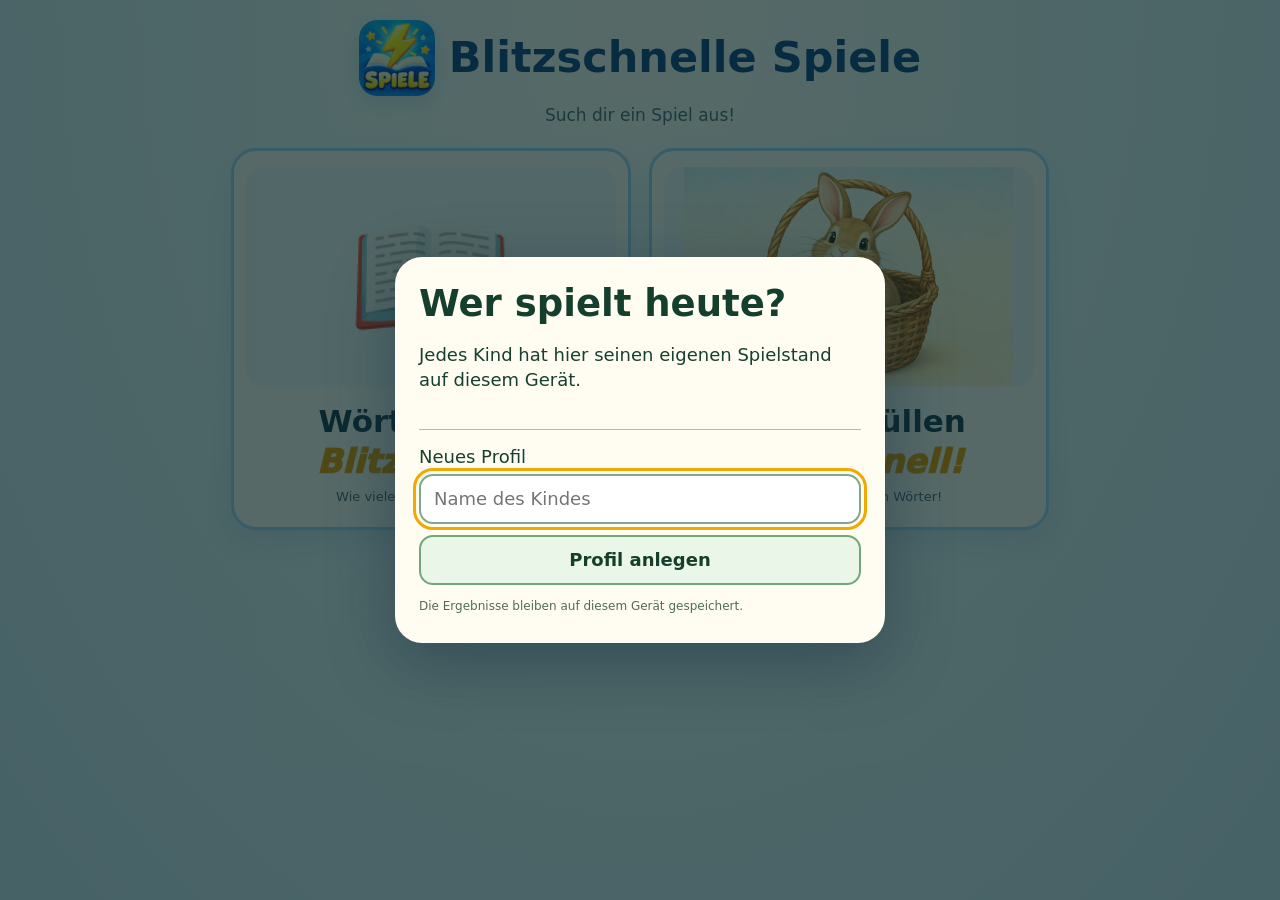
<file: index.html>
<!doctype html><html lang="de"><head><meta charset="utf-8"><meta name="viewport" content="width=device-width,initial-scale=1,viewport-fit=cover"><meta name="theme-color" content="#087fef"><meta name="apple-mobile-web-app-capable" content="yes"><link rel="manifest" href="./manifest.webmanifest?version=6"><link rel="icon" href="./icons/icon-192.png?v=6"><link rel="apple-touch-icon" href="./icons/icon-192.png?v=6"><title>Blitzschnelle Spiele</title><style>

:root{font-family:system-ui,-apple-system,'Segoe UI',sans-serif;color:#183753;background:#e6f5ff}*{box-sizing:border-box}body{margin:0;min-height:100dvh;background:radial-gradient(ellipse at 50% 0%,#fff 4%,#e6f7ff 50%,#cfe9ff 100%)}.shell{max-width:850px;margin:auto;padding:20px 16px 35px;text-align:center}.brand{display:flex;justify-content:center;gap:14px;align-items:center}.brand img{width:76px;height:76px;border-radius:18px;box-shadow:0 6px 17px #13437b22}h1{font-size:clamp(29px,5vw,43px);margin:0;line-height:1.15;color:#0b4089}.subtitle{font-size:17px;margin:9px auto 23px;color:#496a7c}.profile{display:flex;flex-wrap:wrap;align-items:center;justify-content:center;gap:9px;margin:10px auto 23px;padding:10px;border-radius:16px;background:#ffffffc9;border:1px solid #bfdcec;max-width:590px}.profile strong{font-size:15px}.profile button,.profile select,.profile input{font:inherit;border:1px solid #b4d1e2;border-radius:12px;padding:9px 12px;background:white;color:#174666;min-height:43px}.profile button{background:#d9f0ff;font-weight:750;cursor:pointer}.profile label{font-size:14px}.profile select{max-width:100%;min-width:160px}.profile form{display:flex;gap:6px;justify-content:center;flex-wrap:wrap}.profile input{width:min(220px,100%)}.profile .small{font-size:12px;color:#5f6f79;flex-basis:100%}.cards{display:grid;grid-template-columns:repeat(2,minmax(0,1fr));gap:18px}.game-card{display:flex;flex-direction:column;align-items:center;text-decoration:none;color:inherit;border:3px solid #a1d6ff;border-radius:25px;background:white;padding:16px 12px 23px;box-shadow:0 12px 29px #2d6ea91e;cursor:pointer;transition:transform .18s,border-color .18s;min-width:0}.game-card:hover,.game-card:focus-visible{transform:translateY(-3px);border-color:#1386ef;outline:none}.card-img{height:clamp(125px,20vw,220px);width:100%;display:flex;align-items:center;justify-content:center;overflow:hidden;background:#f1f9ff;border-radius:19px}.card-img img{width:100%;height:100%;object-fit:contain}.card-img .book{font-size:clamp(72px,12vw,135px);line-height:1}.game-card h2{font-size:clamp(20px,3.8vw,31px);margin:16px 0 3px}.flash{font-size:clamp(22px,4vw,33px);font-weight:950;font-style:italic;color:#ef9c00;text-shadow:0 1px 0 #85590024}.hint{font-size:13px;color:#486377;margin-top:8px}.note{font-size:13px;color:#466478;margin:22px 0 0}.error{color:#ae3333;min-height:21px;font-size:13px}a:focus-visible,button:focus-visible,input:focus-visible,select:focus-visible{outline:3px solid #f1a800;outline-offset:3px}@media(max-width:560px){.shell{padding:16px 11px}.brand img{width:57px;height:57px}.cards{gap:10px}.game-card{padding:8px 7px 18px;border-radius:17px}.card-img{height:150px}.game-card h2{font-size:clamp(17px,5vw,23px)}.flash{font-size:clamp(18px,5.4vw,24px)}.hint{font-size:12px}.profile{margin-bottom:14px}}


/* Neue Profilwahl: wie die ruhige Profilauswahl der großen Spielesammlung. */
[hidden]{display:none!important}
body.chooser-open{overflow:hidden}
.profile{display:flex;align-items:center;justify-content:space-between;flex-wrap:wrap;gap:10px;max-width:760px;margin:6px auto 16px;padding:13px 17px;text-align:left;border:1px solid #b6d8e9;background:#ffffffdc;border-radius:18px}
.profile-info{display:flex;align-items:center;gap:9px;flex-wrap:wrap;font-size:15px;color:#305672}
.profile-name{font-size:19px;font-weight:850;color:#0b4089}
#change{font:inherit;background:#e6f4ff;color:#164a76;border:1.5px solid #a8d1ed;border-radius:13px;min-height:44px;padding:9px 14px;font-weight:760;cursor:pointer}
.chooser-backdrop{position:fixed;inset:0;z-index:150;background:rgba(7,34,32,.68);display:flex;align-items:center;justify-content:center;padding:20px 15px;overscroll-behavior:contain}
.chooser-dialog{width:min(100%,490px);max-height:min(88dvh,810px);overflow:auto;background:#fffdf2;border-radius:27px;padding:26px 24px 28px;box-shadow:0 18px 65px #102e4175;text-align:left;color:#183f30}
.chooser-dialog h2{font-size:clamp(27px,6.5vw,37px);line-height:1.15;margin:0 0 16px;color:#153e2c}
.chooser-dialog p{font-size:clamp(15px,3.7vw,18px);line-height:1.42;margin:0 0 18px}
.profile-choices{display:grid;gap:9px}
.profile-choices button{min-height:52px;text-align:center;font-size:18px;font-weight:780;border-radius:14px;border:2px solid #74a67e;background:#eaf6e7;padding:11px 12px;color:#133f2a;cursor:pointer;overflow-wrap:anywhere}
.profile-choices button:hover,.profile-choices button:focus-visible{background:#d8ecd6;border-color:#326d51}
.new-profile{border-top:1px solid #a3c49f;margin-top:18px;padding-top:16px}
.new-profile label{display:block;font-size:18px;margin-bottom:7px}
.new-profile input,.new-profile button{font:inherit;width:100%;border-radius:14px;min-height:50px;padding:9px 13px}
.new-profile input{background:white;border:2px solid #83a78a;font-size:18px}
.new-profile button{background:#eaf6e7;color:#153f2a;border:2px solid #74a67e;font-size:18px;font-weight:800;margin-top:11px;cursor:pointer}
.chooser-dialog .error{min-height:0;margin:9px 0 0;font-size:14px;color:#aa3030}
.chooser-dialog .storage-note{font-size:12px;color:#526a5b;margin:13px 0 0}
.chooser-dialog .cancel{width:100%;border:0;background:none;color:#355b51;font-size:14px;text-decoration:underline;margin:15px 0 0;cursor:pointer}
/* Lesetreppen der letzten Runden: gleiche gruen-gelbe Logik beider Einzelspiele. */
.progress-panel{margin:24px auto 0;max-width:850px;text-align:left}
.progress-head{display:flex;gap:14px;align-items:baseline;justify-content:space-between;flex-wrap:wrap;margin-bottom:6px}
.progress-head h2{margin:0;font-size:clamp(21px,4.6vw,29px);color:#0c4182}
.progress-head p{margin:0;font-size:13px;color:#47657a}
.progress-legend{display:flex;gap:14px;flex-wrap:wrap;font-size:12px;color:#3d5369;margin:10px 0 13px}
.legend-dot{display:inline-block;vertical-align:-2px;width:12px;height:12px;border-radius:4px;margin-right:5px}
.legend-dot.good{background:#64b84b}.legend-dot.retry{background:#edd159}
.progress-grid{display:grid;grid-template-columns:repeat(2,minmax(0,1fr));gap:15px;align-items:start}
.progress-group{min-width:0;background:#fffefb;border:2px solid #badaed;border-radius:18px;padding:13px 13px 9px;box-shadow:0 9px 20px #235f8a16}
.progress-group h3{font-size:19px;color:#13456a;line-height:1.25;margin:0 0 3px}
.progress-group > p{font-size:12px;color:#61758b;margin:0 0 7px}
.progress-row{border-top:1px solid #e3edf1;padding:10px 0}
.progress-row-title{display:flex;align-items:baseline;justify-content:space-between;flex-wrap:wrap;column-gap:8px;row-gap:2px;margin-bottom:6px;font-size:13px}
.progress-row-title strong{color:#213d54;font-size:14px}
.progress-row-title .personal-best{font-weight:800;color:#2e7857;font-size:12px}
.progress-attempts{display:grid;gap:5px}
.progress-attempt{display:flex;align-items:center;gap:8px;min-width:0}
.progress-when{flex:0 0 83px;font-size:11px;color:#526779;text-align:right;font-variant-numeric:tabular-nums;white-space:nowrap}
.progress-track{flex:1;min-width:0;height:19px;border-radius:9px;background:#eef0eb;overflow:hidden;border:1px solid #e5e5dc}
.progress-bar{display:flex;height:100%;border-radius:8px;overflow:hidden;min-width:0}
.progress-green{height:100%;background:linear-gradient(180deg,#8bd066,#55ad43)}
.progress-yellow{height:100%;background:linear-gradient(180deg,#f9e983,#e9c33d)}
.progress-value{width:40px;text-align:right;font-size:11px;font-variant-numeric:tabular-nums;color:#435365;font-weight:850;flex:none}
.progress-empty{font-size:12px;color:#587589;line-height:1.4;margin:5px 0}
.progress-summary{color:#547185;font-size:12px;margin:5px 0 11px}
/* Nach Auswahl eines Kinderprofils: persoenliche Woerter ohne Uebungs-Buttons. */
.difficult-panel{margin:15px 0 0;padding:16px 17px 18px;background:#fffefa;border:2px solid #badaed;border-radius:18px;box-shadow:0 9px 20px #235f8a16}
.difficult-panel h3{font-size:19px;color:#13456a;margin:0 0 12px;line-height:1.3}
.difficult-list{display:flex;flex-wrap:wrap;gap:9px;list-style:none;margin:0;padding:0}
.difficult-list li{background:#e9f5ff;border:1px solid #b6d9ec;border-radius:12px;color:#244c66;padding:8px 11px;font-size:16px;overflow-wrap:anywhere;max-width:100%}

@media(max-width:620px){.progress-grid{grid-template-columns:1fr}.progress-panel{margin-top:21px}.progress-group{padding:12px 12px 7px}.chooser-dialog{padding:24px 20px 23px}.profile{margin:8px auto 14px}.progress-panel h2{font-size:23px}}
@media(max-width:350px){.progress-when{flex-basis:78px;font-size:10px}.progress-value{width:30px}.chooser-backdrop{padding:10px}}


/* Erwachsene: kleine Schaltfläche auf der Startseite, ruhiger Verwaltungsdialog. */
.adult-footer{margin:32px 0 5px;text-align:center}
.adult-entry{font:inherit;border:0;background:none;color:#516e83;font-size:12px;text-decoration:underline;text-underline-offset:3px;cursor:pointer;padding:11px 13px;min-height:42px}
.adult-dialog{width:min(100%,630px);max-height:min(90dvh,940px);overflow:auto;background:#fffefa;border-radius:25px;padding:22px 22px 25px;box-shadow:0 18px 65px #102e4175;text-align:left;color:#183f30}
.adult-header{display:flex;justify-content:space-between;align-items:center;gap:15px;margin-bottom:8px}
.adult-header h2{font-size:clamp(25px,5vw,32px);margin:0;color:#153e2c}
.adult-dialog .adult-close{font-size:23px;font-weight:650;line-height:1;min-width:43px;min-height:43px;background:#f0f5f0;border:1px solid #a3b9aa;border-radius:12px;color:#163e30;cursor:pointer}
.adult-intro{font-size:14px;color:#466353;margin:4px 0 18px;line-height:1.48}
.adult-section{border-top:1px solid #b8d3c1;padding:16px 0 4px}
.adult-section h3{font-size:19px;margin:0 0 11px;color:#153e2c}
.adult-dialog label{display:block;font-weight:650;margin-bottom:7px;font-size:15px}
.adult-dialog select{font:inherit;min-height:48px;width:100%;background:white;border:1.5px solid #8eb49d;border-radius:12px;padding:8px 12px;color:#173d2c}
.adult-dialog .adult-profile-note{font-size:12px;margin:9px 0 0;color:#5a7667}
.adult-game{margin:11px 0;border:1px solid #a9c6b2;border-radius:15px;background:#f9fcf9;overflow:hidden}
.adult-game summary{font-weight:800;font-size:16px;padding:14px;cursor:pointer;color:#1c4933}
.adult-game[open] summary{border-bottom:1px solid #d8e8dc}
.adult-inner{padding:10px 12px 13px}
.adult-stage{display:flex;justify-content:space-between;align-items:center;gap:12px;padding:7px 0;border-bottom:1px solid #e7eee8}
.adult-stage span{font-size:13px;flex:1;min-width:0;overflow-wrap:anywhere}
.adult-stage small{display:block;font-size:11px;color:#6a8272;margin-top:2px}
.adult-button{font:inherit;font-size:13px;font-weight:720;background:white;border:1.5px solid #9fbaaa;border-radius:10px;color:#245542;padding:9px 11px;min-height:40px;cursor:pointer}
.adult-button:disabled{opacity:.48;cursor:not-allowed}
.adult-button.wide{width:100%;text-align:left;margin-top:10px;padding:12px 13px;font-size:14px}
.adult-button.danger{border-color:#ca9693;color:#873d39;background:#fff8f6}
.adult-button.blue{border-color:#91b8d5;background:#eff8ff;color:#204c72}
.adult-section .adult-note{font-size:12px;color:#5a7567;line-height:1.4;margin:8px 0 12px}
.adult-backdrop{z-index:180}
.adult-status{font-size:13px;color:#296347;min-height:17px;margin-top:12px;line-height:1.4}
.adult-status.error{color:#9e3535}
.adult-dialog .adult-empty{color:#5f7568;font-size:14px;margin:12px 0}
@media(max-width:420px){.adult-dialog{padding:18px 16px 22px}.adult-stage{gap:6px}.adult-stage span{font-size:12px}.adult-button{font-size:12px;padding:8px}.adult-game summary{padding:12px}}

/* Alte Ergebnisse werden erst nach Auswahl eines echten Kinderprofils angeboten. */
.legacy-progress{margin:18px 0 4px;padding:16px 17px;border:1px solid #bed5c5;border-radius:16px;background:#f8fff7;color:#254d38}
.legacy-progress h3{font-size:17px;margin:0 0 6px;color:#1a4834}
.legacy-progress p{font-size:13px;line-height:1.45;margin:0 0 11px}
.legacy-progress button{font:inherit;font-size:14px;font-weight:750;min-height:43px;border:1.5px solid #81a98d;border-radius:12px;background:#e4f5df;color:#1c4d32;padding:9px 14px;cursor:pointer}
</style></head><body><main class="shell"><div class="brand"><img src="icons/icon-192.png?v=6" alt="Blitz und Spiele"><h1>Blitzschnelle Spiele</h1></div><p class="subtitle">Such dir ein Spiel aus!</p><section class="profile" id="selectedProfileBar" hidden aria-label="Ausgewähltes Kinderprofil"><div class="profile-info">Heute spielt: <span class="profile-name" id="profileName"></span></div><button id="change" type="button">Anderes Kind</button></section><div class="cards"><a class="game-card" href="woerterlesen/"><div class="card-img"><span class="book" aria-hidden="true">📖</span></div><h2>Wörter lesen</h2><div class="flash">Blitzschnell!</div><div class="hint">Wie viele Wörter schaffst du?</div></a><a class="game-card" href="bild-und-satz/"><div class="card-img"><img src="home-luecken.webp" alt="Hase sitzt im Korb"></div><h2>Lücken füllen</h2><div class="flash">Blitzschnell!</div><div class="hint">Finde die passenden Wörter!</div></a></div><p class="note">Zwei Spiele · eine App · beide offline nutzbar</p><section class="progress-panel" id="progressPanel" hidden aria-label="Deine bisherigen Lesetreppen">
  <div class="progress-head"><h2>Deine Lesetreppen</h2><p id="progressIntro"></p></div>
  <div class="progress-legend"><span><i class="legend-dot good"></i>geschafft</span><span><i class="legend-dot retry"></i>noch einmal</span></div>
  <div class="progress-grid">
    <section class="progress-group"><h3>Wörter lesen</h3><p>Wie viele Wörter schaffst du in einer Minute?</p><div id="wordSteps"></div></section>
    <section class="progress-group"><h3>Lücken füllen</h3><p>Wie viele Sätze schaffst du in einer Minute?</p><div id="pictureSteps"></div></section>
  </div>
  <section class="difficult-panel" id="difficultPanel" hidden aria-label="Persönliche Wörter zum Wiederholen"><h3>Meine Wörter zum Wiederholen</h3><ul class="difficult-list" id="homeDifficultWords"></ul></section>
  <section class="legacy-progress" id="legacyProgress" hidden aria-label="Frühere Spielergebnisse">
    <h3>Bisherige Ergebnisse</h3>
    <p>Aus der älteren Version sind noch Ergebnisse vorhanden. Wenn sie zu diesem Kind gehören, kannst du sie seinem Profil zuordnen.</p>
    <button type="button" id="claimPrevious">Diesem Kind zuordnen</button>
  </section>
</section>
<footer class="adult-footer"><button type="button" id="openAdult" class="adult-entry">Für Erwachsene</button></footer>
</main>
<div id="adultModal" class="chooser-backdrop adult-backdrop" role="dialog" aria-modal="true" aria-labelledby="adultTitle" hidden>
  <section class="adult-dialog">
    <div class="adult-header"><h2 id="adultTitle">Für Erwachsene</h2><button type="button" id="closeAdult" class="adult-close" aria-label="Erwachsenenbereich schließen">×</button></div>
    <p class="adult-intro">Hier kannst du Spielstände gezielt zurücksetzen oder Kinderprofile verwalten. Das betrifft nur diese Blitzschnellen Spiele.</p>
    <section class="adult-section">
      <h3>Kinderprofil auswählen</h3>
      <label for="adultProfile">Für welches Kind?</label><select id="adultProfile"></select>
      <p class="adult-profile-note">Änderungen gelten nur für das hier ausgewählte Profil.</p>
    </section>
    <div id="adultProfileActions">
      <section class="adult-section"><h3>Einzelne Stufen oder ganze Spiele</h3>
        <details class="adult-game" open><summary>Wörter lesen</summary><div class="adult-inner"><div id="adultWordStages"></div>
        <button class="adult-button wide" type="button" id="clearDifficult">Nur die Liste der Wörter zum Wiederholen leeren</button>
        <button class="adult-button wide danger" type="button" id="clearWordGame">Alle Ergebnisse von „Wörter lesen“ zurücksetzen</button></div></details>
        <details class="adult-game"><summary>Lücken füllen</summary><div class="adult-inner"><div id="adultPictureStages"></div>
        <button class="adult-button wide danger" type="button" id="clearPictureGame">Alle Ergebnisse von „Lücken füllen“ zurücksetzen</button></div></details>
      </section>
      <section class="adult-section"><h3>Alles für dieses Kind</h3>
        <button class="adult-button wide danger" type="button" id="clearProfileResults">Alle Spielstände dieses Profils zurücksetzen</button>
        <button class="adult-button wide danger" type="button" id="deleteAdultProfile">Dieses Kinderprofil vollständig löschen</button>
        <p class="adult-note">Beim Löschen des Profils verschwinden auch seine Lesetreppen und persönlichen Bestwerte. Andere Kinder bleiben unverändert.</p>
      </section>
    </div>
    <section class="adult-section"><h3>Spielstände sichern</h3>
      <button type="button" id="exportProfiles" class="adult-button wide blue">Sicherungsdatei erstellen</button>
      <button type="button" id="importProfiles" class="adult-button wide blue">Sicherungsdatei laden</button>
      <input type="file" id="backupFile" accept="application/json,.json" hidden>
      <p class="adult-note">Die Sicherung enthält alle Kinderprofile und beide Spiele einschließlich der Bestwerte. Das Laden einer Sicherung ersetzt die aktuellen Daten dieser beiden Spiele auf diesem Gerät.</p>
    </section>
    <p role="status" aria-live="polite" class="adult-status" id="adultStatus"></p>
  </section>
</div>
<div id="profileDialog" class="chooser-backdrop" role="dialog" aria-modal="true" aria-labelledby="chooserTitle" hidden>
  <section class="chooser-dialog"><h2 id="chooserTitle">Wer spielt heute?</h2>
  <p>Jedes Kind hat hier seinen eigenen Spielstand auf diesem Gerät.</p>
  <div id="profileChoices" class="profile-choices" aria-label="Vorhandene Kinderprofile"></div>
  <div class="new-profile"><form id="create"><label for="newName">Neues Profil</label>
  <input id="newName" name="newName" placeholder="Name des Kindes" maxlength="35" autocomplete="off" required>
  <button type="submit">Profil anlegen</button></form></div>
  <p class="error" id="message" role="alert"></p>
  <p class="storage-note">Die Ergebnisse bleiben auf diesem Gerät gespeichert.</p>
  <button type="button" class="cancel" id="cancelChooser" hidden>Zurück zum ausgewählten Profil</button>
  </section>
</div>
<script>
'use strict';
const PK='blitzlesen-local-profiles-v1',AK='blitzspiele-active-profile-v1',OLD='abdullah-blitzlesen-v2',SESSION='blitzspiele-profil-gewaehlt-v2',HISTORY_KEY='blitzlesen-bildsatz-lesetreppe-v2';
const $=id=>document.getElementById(id);
let profiles=[];
const wordModes=['Ultraleicht 1','Ultraleicht 2','Herbst · Stufe 1','Herbst · Stufe 2'];
const pictureModes=['Einfach','Etwas schwieriger','Noch schwieriger','Schwer','Lustig','Lustig, aber schwieriger'];
function getItem(key){try{return localStorage.getItem(key)}catch(e){return null}}
function setItem(key,v){try{localStorage.setItem(key,v);return true}catch(e){return false}}
function removeItem(key){try{localStorage.removeItem(key)}catch(e){}}
function getSession(){try{return sessionStorage.getItem(SESSION)}catch(e){return null}}
function setSession(id){try{sessionStorage.setItem(SESSION,id)}catch(e){}}
function readProfiles(){try{const v=JSON.parse(getItem(PK)||'[]');return Array.isArray(v)?v.filter(p=>p&&typeof p.id==='string'&&typeof p.name==='string'&&Array.isArray(p.results)):[]}catch(e){return []}}
function write(){if(!setItem(PK,JSON.stringify(profiles))){$('message').textContent='Lokale Speicherung nicht verfügbar. Bitte die App über ihre Webadresse öffnen.';return false}return true}
function selectedProfile(){return profiles.find(p=>p.id===getItem(AK)&&p.id!=='previous-results')||null}
function legacyProfile(){return profiles.find(p=>p.id==='previous-results')||null}
function unlockedProfile(){const p=selectedProfile();return p&&getSession()===p.id?p:null}
function chooseProfile(id){
  const selected=profiles.find(p=>p.id===id);if(!selected)return;
  if(!setItem(AK,id)){$('message').textContent='Profil kann hier nicht gespeichert werden. Bitte über die Webadresse öffnen.';return}
  setSession(id);closeChooser();renderHome();
}
function showChooser(){
  const list=$('profileChoices');list.replaceChildren();
  for(const p of profiles.filter(p=>p.id!=='previous-results')){const b=document.createElement('button');b.type='button';b.textContent=p.name;b.addEventListener('click',()=>chooseProfile(p.id));list.append(b)}
  $('message').textContent='';$('profileDialog').hidden=false;
  $('progressPanel').hidden=true; // Beim Profilwechsel keine Ergebnisse im Hintergrund zeigen.
  $('difficultPanel').hidden=true;
  $('cancelChooser').hidden=!unlockedProfile();
  document.body.classList.add('chooser-open');document.querySelector('main').inert=true;
  const first=list.querySelector('button');if(first)first.focus();else $('newName').focus();
}
function closeChooser(){
  $('profileDialog').hidden=true;document.body.classList.remove('chooser-open');document.querySelector('main').inert=false;
  renderHome();
  $('change').focus({preventScroll:true});
}
function readPictureHistory(){try{const a=JSON.parse(getItem(HISTORY_KEY)||'[]');return Array.isArray(a)?a:[]}catch(e){return []}}
function int(n){return Number.isFinite(Number(n))?Math.max(0,Number(n)):0}
function bestRecord(profileId,mode){try{return JSON.parse(getItem('blitzlesen-best-'+profileId+'-m'+mode)||'null')}catch(e){return null}}
function renderProgressForGame(hostId,profile,kind){
  const host=$(hostId);host.replaceChildren();
  const history=kind==='word'?profile.results:readPictureHistory().filter(a=>a.profileId===profile.id);
  const labels=kind==='word'?wordModes:pictureModes,limit=kind==='word'?100:20;
  let hasAny=false;
  labels.forEach((label,i)=>{
    let attempts=kind==='word'
      ?history.filter(a=>a&&(a.label===label||(!a.label&&Number(a.level)===i))).map(a=>({good:int(a.count),retry:0,total:int(a.count),time:int(a.timestamp),date:a.date||''}))
      :history.filter(a=>a&&Number(a.mode)===i).map(a=>({good:int(a.solved),retry:int(a.retries),time:int(a.timestamp)}));
    attempts.sort((a,b)=>b.time-a.time);
    const oldBest=kind==='picture'?int(bestRecord(profile.id,i)?.solved):0;
    const best=Math.max(oldBest,0,...attempts.map(a=>kind==='word'?a.total:a.good));
    const row=document.createElement('div');row.className='progress-row';
    const heading=document.createElement('div');heading.className='progress-row-title';
    const name=document.createElement('strong');name.textContent=label;
    const bestlabel=document.createElement('span');bestlabel.className='personal-best';
    bestlabel.textContent=best?'Bestwert: '+best+' '+(kind==='word'?'Wörter':'Sätze'):'';
    heading.append(name,bestlabel);row.append(heading);
    if(!attempts.length&&oldBest>0)attempts=[{good:oldBest,retry:0,time:0,legacy:true}];
    if(attempts.length){
      hasAny=true;
      const group=document.createElement('div');group.className='progress-attempts';
      const recent=attempts.slice(0,3);
      recent.forEach(a=>{
        const wrap=document.createElement('div');wrap.className='progress-attempt';
        const when=document.createElement('span');when.className='progress-when';when.textContent=a.time?new Date(a.time).toLocaleDateString('de-DE',{day:'2-digit',month:'2-digit',year:'numeric'}):(a.date||'Ohne Datum');
        const track=document.createElement('div');track.className='progress-track';
        const full=a.good+a.retry,clamped=Math.min(100,100*full/limit);
        const bar=document.createElement('div');bar.className='progress-bar';bar.style.width=(full?Math.max(1,clamped):0)+'%';
        const description=kind==='word'?a.good+' Wörter gelesen':a.good+' geschafft, '+a.retry+' noch einmal';bar.setAttribute('aria-label',description);bar.title=(a.time?new Date(a.time).toLocaleDateString('de-DE')+' · ':'')+description;
        const good=document.createElement('div');good.className='progress-green';good.style.width=(full?100*a.good/full:0)+'%';
        const retry=document.createElement('div');retry.className='progress-yellow';retry.style.width=(full?100*a.retry/full:0)+'%';
        bar.append(good,retry);track.append(bar);
        const val=document.createElement('span');val.className='progress-value';val.textContent=String(kind==='word'?a.total:a.good);val.title=kind==='word'?'Wörter gelesen':'Richtig geschafft';
        wrap.append(when,track,val);group.append(wrap);
      });
      row.append(group);
    }else{
      const empty=document.createElement('p');empty.className='progress-empty';empty.textContent='Hier wartet deine erste Runde.';row.append(empty);
    }
    host.append(row);
  });
  return hasAny;
}
function renderDifficultAtHome(profile){
  const panel=$('difficultPanel'),host=$('homeDifficultWords');
  host.replaceChildren();
  const words=Array.isArray(profile?.difficultWords)?profile.difficultWords.filter(w=>typeof w==='string'&&w.trim()):[];
  panel.hidden=!profile||words.length===0;
  if(panel.hidden)return;
  for(const word of words){
    const li=document.createElement('li');li.textContent=word;
    host.append(li);
  }
}
function renderHome(){
  profiles=readProfiles();const p=unlockedProfile();
  $('profileName').textContent=p?p.name:'Noch niemand ausgewählt';
  $('selectedProfileBar').hidden=!p;$('progressPanel').hidden=!p;
  $('legacyProgress').hidden=!p||!legacyProfile()?.results?.length;
  if(!p){$('wordSteps').replaceChildren();$('pictureSteps').replaceChildren();renderDifficultAtHome(null);return}
  const words=renderProgressForGame('wordSteps',p,'word'),pictures=renderProgressForGame('pictureSteps',p,'picture');
  renderDifficultAtHome(p);
  $('progressIntro').textContent=(words||pictures)?'Die letzten drei Runden je Stufe – die neueste zuerst.':'Deine Lesetreppen wachsen mit jeder gespielten Runde.';
}
function takePreviousResults(){
  const child=unlockedProfile(),older=legacyProfile();
  if(!child||!older||!older.results?.length)return;
  if(!window.confirm('Gehören die bisherigen Ergebnisse aus der älteren Version zu „'+child.name+'“? Nur dann diesem Profil zuordnen.'))return;
  const updated=profiles.filter(p=>p.id!=='previous-results').map(p=>{
    if(p.id!==child.id)return p;
    const difficultWords=[...new Set([...(p.difficultWords||[]),...(older.difficultWords||[])])];const difficultByLevel={};for(let stage=0;stage<4;stage++)difficultByLevel[stage]=[...new Set([...(p.difficultByLevel?.[stage]||[]),...(older.difficultByLevel?.[stage]||[]),...difficultWords])];return {...p,results:[...(p.results||[]),...older.results],difficultWords,difficultByLevel};
  });
  const history=readPictureHistory().map(r=>r?.profileId==='previous-results'?{...r,profileId:child.id}:r);
  const updates={[PK]:JSON.stringify(updated),[HISTORY_KEY]:JSON.stringify(history)},removes=[];
  for(let i=0;i<pictureModes.length;i++){
    const from='blitzlesen-best-previous-results-m'+i,to='blitzlesen-best-'+child.id+'-m'+i;
    const existing=getItem(from);
    if(existing!==null){
      const before=getItem(to);
      if(int(bestRecord('previous-results',i)?.solved)>int(bestRecord(child.id,i)?.solved)||before===null)updates[to]=existing;
      removes.push(from);
    }
  }
  const oldValues={};
  try{
    for(const k of [...Object.keys(updates),...removes])oldValues[k]=getItem(k);
    for(const [k,v] of Object.entries(updates))localStorage.setItem(k,v);
    for(const k of removes)localStorage.removeItem(k);
  }catch(e){
    for(const [k,v] of Object.entries(oldValues))try{if(v===null)localStorage.removeItem(k);else localStorage.setItem(k,v)}catch(_){}
    window.alert('Das Zuordnen ist fehlgeschlagen. Die bisherigen Ergebnisse bleiben zur Sicherheit erhalten.');
    return;
  }
  profiles=updated;renderHome();
}
$('claimPrevious').addEventListener('click',takePreviousResults);
$('change').addEventListener('click',showChooser);
$('cancelChooser').addEventListener('click',closeChooser);
$('create').addEventListener('submit',e=>{
  e.preventDefault();const name=$('newName').value.trim().replace(/\s+/g,' ');if(!name)return;
  if(profiles.some(p=>p.name.toLocaleLowerCase('de')===name.toLocaleLowerCase('de'))){$('message').textContent='Diesen Namen gibt es schon. Bitte oben auswählen.';return}
  const p={id:'profile-'+Date.now()+'-'+Math.random().toString(36).slice(2,9),name,results:[],difficultWords:[]};
  profiles.push(p);if(!write()){profiles.pop();return}
  $('newName').value='';chooseProfile(p.id);
});
document.addEventListener('keydown',e=>{if(e.key==='Escape'&&!$('profileDialog').hidden&&selectedProfile())closeChooser()});
for(const card of document.querySelectorAll('.game-card'))card.addEventListener('click',e=>{if(!selectedProfile()){e.preventDefault();showChooser()}});
function init(){
  profiles=readProfiles();
  if(getItem(PK)===null){try{const old=JSON.parse(getItem(OLD)||'[]');if(Array.isArray(old)&&old.length)profiles.push({id:'previous-results',name:'Bisherige Ergebnisse',results:old,difficultWords:[]})}catch(e){}write()}
  if(getItem(AK)&&!selectedProfile())removeItem(AK);
  renderHome();
  if(!unlockedProfile())showChooser();
}
window.addEventListener('pageshow',()=>{if($('profileDialog').hidden)renderHome()});
init();
</script><script id="adultCode">

/* Erwachsenenbereich: alle Aenderungen betreffen nur die Spielstaende dieses Pakets. */
(function(){
  const ids={profiles:'blitzlesen-local-profiles-v1',active:'blitzspiele-active-profile-v1',history:'blitzlesen-bildsatz-lesetreppe-v2'};
  let adultId=null,previousFocus=null;
  const el=id=>document.getElementById(id);
  const read=(key,fallback)=>{try{const text=localStorage.getItem(key);return text===null?fallback:JSON.parse(text)}catch(e){return fallback}};
  const profiles=()=>{const v=read(ids.profiles,[]);return Array.isArray(v)?v:[]};
  const history=()=>{const v=read(ids.history,[]);return Array.isArray(v)?v:[]};
  const bestKey=(id,level)=>'blitzlesen-best-'+id+'-m'+level;
  const wordLabels=['Ultraleicht 1','Ultraleicht 2','Herbst · Stufe 1','Herbst · Stufe 2'];
  const pictureLabels=['Einfach','Etwas schwieriger','Noch schwieriger','Schwer','Lustig','Lustig, aber schwieriger'];
  const belongsToLevel=(r,i)=>r&&(r.label===wordLabels[i]||(!r.label&&Number(r.level)===i));
  const forSelected=()=>profiles().find(p=>p&&p.id===adultId);
  function status(message,error=false){el('adultStatus').textContent=message;el('adultStatus').classList.toggle('error',error)}
  function confirmAction(message){return window.confirm(message+'\n\nDas lässt sich nur über eine zuvor erstellte Sicherungsdatei rückgängig machen.')} 
  function updateStorage(updates,deleted=[]){
    // Fehler bei vollem/deaktiviertem Speicher: soweit moeglich zurueckrollen.
    const keys=new Set([...Object.keys(updates),...deleted]),previous={};
    try{
      for(const key of keys)previous[key]=localStorage.getItem(key);
      for(const [key,value] of Object.entries(updates))localStorage.setItem(key,typeof value==='string'?value:JSON.stringify(value));
      for(const key of deleted)localStorage.removeItem(key);
      return true;
    }catch(e){
      for(const key of keys){try{if(previous[key]===null)localStorage.removeItem(key);else localStorage.setItem(key,previous[key])}catch(_){}}
      status('Die Änderung konnte nicht gespeichert werden. Bitte Speicherplatz und Browsereinstellungen prüfen.',true);
      return false;
    }
  }
  function bestKeysFor(id){return pictureLabels.map((_,i)=>bestKey(id,i))}
  function clearPictureFor(id,level){
    const rest=history().filter(a=>a&&!(a.profileId===id&&(level===null||Number(a.mode)===level)));
    return {history:rest,deleted:(level===null?bestKeysFor(id):[bestKey(id,level)])};
  }
  function refreshChoices(){
    const ps=profiles().filter(p=>p.id!=='previous-results'),sel=el('adultProfile');sel.replaceChildren();
    if(!ps.some(p=>p.id===adultId))adultId=ps.find(p=>p.id===localStorage.getItem(ids.active))?.id||ps[0]?.id||null;
    if(!ps.length){const o=document.createElement('option');o.textContent='Noch kein Kinderprofil';o.value='';sel.append(o)}
    for(const p of ps){const opt=document.createElement('option');opt.value=p.id;opt.textContent=p.name;sel.append(opt)}
    sel.value=adultId||'';sel.disabled=!ps.length;
    el('adultProfileActions').hidden=!adultId;
    renderStages();
  }
  function makeStageRow(host,i,label,count,kind,hasBest){
    const row=document.createElement('div');row.className='adult-stage';
    const description=document.createElement('span');description.textContent=label;
    const detail=document.createElement('small');detail.textContent=count+' gespeicherte '+(count===1?'Runde':'Runden')+(hasBest?' · Bestwert vorhanden':'');
    description.append(detail);
    const b=document.createElement('button');b.type='button';b.className='adult-button';b.textContent='Zurücksetzen';b.disabled=!count&&!hasBest;
    b.setAttribute('aria-label',label+' zurücksetzen');b.addEventListener('click',()=>resetStage(kind,i));
    row.append(description,b);host.append(row);
  }
  function renderStages(){
    const p=forSelected(),ps=profiles(),h=history();
    const wh=el('adultWordStages'),ph=el('adultPictureStages');wh.replaceChildren();ph.replaceChildren();
    if(!p)return;
    wordLabels.forEach((label,i)=>makeStageRow(wh,i,label,(p.results||[]).filter(r=>belongsToLevel(r,i)).length,'word',false));
    pictureLabels.forEach((label,i)=>makeStageRow(ph,i,label,h.filter(a=>a&&a.profileId===p.id&&Number(a.mode)===i).length,'picture',localStorage.getItem(bestKey(p.id,i))!==null));
    const wordCount=(p.results||[]).length;const picCount=h.filter(a=>a?.profileId===p.id).length;
    const bestExists=bestKeysFor(p.id).some(k=>localStorage.getItem(k)!==null);
    el('clearWordGame').disabled=!wordCount&&!(p.difficultWords||[]).length;
    el('clearDifficult').disabled=!(p.difficultWords||[]).length&&!Object.keys(p.readingTimingByLevel||{}).length;
    el('clearPictureGame').disabled=!picCount&&!bestExists;
    el('clearProfileResults').disabled=!wordCount&&!picCount&&!(p.difficultWords||[]).length&&!bestExists;
  }
  function resetStage(kind,level){
    const p=forSelected();if(!p)return;const name=kind==='word'?wordLabels[level]:pictureLabels[level];
    if(!confirmAction('Für „'+p.name+'“ wirklich die Stufe „'+name+'“ in „'+(kind==='word'?'Wörter lesen':'Lücken füllen')+'“ zurücksetzen?'))return;
    if(kind==='word'){
      const ps=profiles(),found=ps.find(x=>x.id===p.id);
      found.results=found.results.filter(r=>!belongsToLevel(r,level));
      if(!updateStorage({[ids.profiles]:ps}))return;
    }else{
      const c=clearPictureFor(p.id,level);
      if(!updateStorage({[ids.history]:c.history},c.deleted))return;
    }
    afterUpdate('Die Stufe „'+name+'“ wurde für '+p.name+' zurückgesetzt.');
  }
  function resetWord(includeResults=true){
    const p=forSelected();if(!p)return;
    const text=includeResults?'alle Ergebnisse von „Wörter lesen“ und die Liste der Wörter zum Wiederholen':'nur die Liste der Wörter zum Wiederholen';
    if(!confirmAction('Für „'+p.name+'“ wirklich '+text+' löschen?'))return;
    const ps=profiles(),found=ps.find(x=>x.id===p.id);
    if(includeResults)found.results=[];
    found.difficultWords=[];found.difficultByLevel={};found.difficultLegacyWords=[];found.readingTimingByLevel={};
    if(updateStorage({[ids.profiles]:ps}))afterUpdate('Die Daten von „Wörter lesen“ wurden für '+p.name+' zurückgesetzt.');
  }
  function resetPicture(){
    const p=forSelected();if(!p)return;
    if(!confirmAction('Für „'+p.name+'“ wirklich ALLE sechs Stufen von „Lücken füllen“ zurücksetzen?'))return;
    const c=clearPictureFor(p.id,null);
    if(updateStorage({[ids.history]:c.history},c.deleted))afterUpdate('Die Ergebnisse von „Lücken füllen“ wurden für '+p.name+' zurückgesetzt.');
  }
  function resetEntireProfile(){
    const p=forSelected();if(!p)return;
    if(!confirmAction('Für „'+p.name+'“ wirklich ALLE Spielstände, Bestwerte und schwierigen Wörter beider Spiele löschen? Das Profil bleibt bestehen.'))return;
    const ps=profiles(),found=ps.find(x=>x.id===p.id);found.results=[];found.difficultWords=[];found.difficultByLevel={};found.difficultLegacyWords=[];found.readingTimingByLevel={};
    const c=clearPictureFor(p.id,null);
    if(updateStorage({[ids.profiles]:ps,[ids.history]:c.history},c.deleted))afterUpdate('Alle Spielstände von '+p.name+' wurden gelöscht. Das Profil bleibt erhalten.');
  }
  function deleteProfile(){
    const p=forSelected();if(!p)return;
    if(!confirmAction('Das gesamte Kinderprofil „'+p.name+'“ samt aller Spielstände und Bestwerte wirklich unwiderruflich löschen?'))return;
    const ps=profiles().filter(x=>x.id!==p.id),c=clearPictureFor(p.id,null);
    const updates={[ids.profiles]:ps,[ids.history]:c.history};
    const removed=[...c.deleted];
    if(localStorage.getItem(ids.active)===p.id){
      if(ps.length)updates[ids.active]=ps[0].id;
      else removed.push(ids.active);
    }
    if(!updateStorage(updates,removed))return;
    if(typeof sessionStorage!=='undefined')try{sessionStorage.removeItem('blitzspiele-profil-gewaehlt-v2')}catch(_){}
    adultId=null;
    afterUpdate('Profil „'+p.name+'“ wurde vollständig gelöscht.');
  }
  function afterUpdate(message){
    refreshChoices();renderHome();status(message);
  }
  function exportBackup(){
    const ps=profiles(),h=history();const best={};
    for(const p of ps){const entries={};pictureLabels.forEach((_,i)=>{const stored=localStorage.getItem(bestKey(p.id,i));if(stored!==null)entries['m'+i]=stored});if(Object.keys(entries).length)best[p.id]=entries}
    const backup={format:'blitzschnelle-spiele-sicherung',version:1,createdAt:new Date().toISOString(),profiles:ps,pictureHistory:h,pictureBests:best,activeProfileId:localStorage.getItem(ids.active)};
    try{
      const url=URL.createObjectURL(new Blob([JSON.stringify(backup,null,2)],{type:'application/json'}));
      const a=document.createElement('a');a.href=url;a.download='Blitzschnelle-Spiele-Sicherung-'+new Date().toISOString().slice(0,10)+'.json';document.body.append(a);a.click();a.remove();setTimeout(()=>URL.revokeObjectURL(url),10000);
      status('Sicherungsdatei erstellt. Bitte den Download aufbewahren.');
    }catch(e){status('Die Sicherungsdatei konnte nicht erstellt werden.',true)}
  }
  function checkBackup(b){
    if(!b||b.format!=='blitzschnelle-spiele-sicherung'||b.version!==1||!Array.isArray(b.profiles)||!Array.isArray(b.pictureHistory)||!b.pictureBests||typeof b.pictureBests!=='object')throw Error('Keine gültige Blitzschnelle-Spiele-Sicherung.');
    const idsSeen=new Set();
    for(const p of b.profiles){
      if(!p||typeof p.id!=='string'||!p.id||typeof p.name!=='string'||!p.name||!Array.isArray(p.results)||!Array.isArray(p.difficultWords)||idsSeen.has(p.id))throw Error('Die Kinderprofile in dieser Sicherung sind ungültig.');
      idsSeen.add(p.id);
    }
    for(const [id,values] of Object.entries(b.pictureBests)){
      if(!idsSeen.has(id)||!values||typeof values!=='object'||Array.isArray(values))throw Error('Ungültige Bestwerte in der Sicherung.');
      for(const [stage,v] of Object.entries(values)){if(!/^m[0-5]$/.test(stage)||typeof v!=='string'){throw Error('Ungültige Bestwerte in der Sicherung.')}try{JSON.parse(v)}catch(e){throw Error('Beschädigte Bestwerte in der Sicherung.')}}
    }
    if(b.pictureHistory.some(a=>!a||!idsSeen.has(a.profileId)||!Number.isInteger(Number(a.mode))||Number(a.mode)<0||Number(a.mode)>5))throw Error('Die Spielergebnisse in dieser Sicherung sind ungültig.');
    if(b.activeProfileId!==null&&b.activeProfileId!==undefined&&!idsSeen.has(b.activeProfileId))throw Error('Das gewählte Profil ist in der Sicherung nicht vorhanden.');
    return true;
  }
  async function importBackup(file){
    if(!file)return;
    if(file.size>12*1024*1024){status('Die Sicherungsdatei ist zu groß.',true);return}
    let backup;
    try{backup=JSON.parse(await file.text());checkBackup(backup)}catch(e){status(e.message||'Die Sicherungsdatei konnte nicht gelesen werden.',true);return}
    if(!confirmAction('Sicherung vom '+new Date(backup.createdAt).toLocaleDateString('de-DE')+' mit '+backup.profiles.length+' Kinderprofil(en) laden? Die aktuellen Profile und Ergebnisse dieser Blitzschnellen Spiele werden ERSETZT.'))return;
    const updates={[ids.profiles]:backup.profiles,[ids.history]:backup.pictureHistory};
    if(backup.activeProfileId)updates[ids.active]=backup.activeProfileId;
    const removes=[];
    if(!backup.activeProfileId)removes.push(ids.active);
    const currentIds=new Set(profiles().map(p=>p.id));
    const backupIds=new Set(backup.profiles.map(p=>p.id));
    for(const id of new Set([...currentIds,...backupIds]))for(const key of bestKeysFor(id))removes.push(key);
    for(const [id,bests] of Object.entries(backup.pictureBests))for(const [stage,content] of Object.entries(bests))updates['blitzlesen-best-'+id+'-'+stage]=content;
    const removeOnly=removes.filter(k=>!(k in updates));
    if(!updateStorage(updates,removeOnly))return;
    try{sessionStorage.removeItem('blitzspiele-profil-gewaehlt-v2')}catch(_){}
    adultId=backup.activeProfileId||backup.profiles[0]?.id||null;
    afterUpdate('Sicherung erfolgreich geladen. '+backup.profiles.length+' Kinderprofil(e) wiederhergestellt.');
  }
  function openAdult(){
    previousFocus=document.activeElement;
    adultId=localStorage.getItem(ids.active);
    status('');refreshChoices();el('adultModal').hidden=false;
    document.body.classList.add('chooser-open');document.querySelector('main').inert=true;
    el('closeAdult').focus();
  }
  function closeAdult(){
    el('adultModal').hidden=true;document.body.classList.remove('chooser-open');document.querySelector('main').inert=false;
    renderHome();(previousFocus?.isConnected?previousFocus:el('openAdult')).focus({preventScroll:true});
  }
  el('openAdult').addEventListener('click',openAdult);el('closeAdult').addEventListener('click',closeAdult);
  el('adultProfile').addEventListener('change',e=>{adultId=e.target.value;status('');renderStages()});
  el('clearDifficult').addEventListener('click',()=>resetWord(false));
  el('clearWordGame').addEventListener('click',()=>resetWord(true));
  el('clearPictureGame').addEventListener('click',resetPicture);
  el('clearProfileResults').addEventListener('click',resetEntireProfile);
  el('deleteAdultProfile').addEventListener('click',deleteProfile);
  el('exportProfiles').addEventListener('click',exportBackup);
  el('importProfiles').addEventListener('click',()=>el('backupFile').click());
  el('backupFile').addEventListener('change',async e=>{const f=e.target.files?.[0];await importBackup(f);e.target.value=''});
  document.addEventListener('keydown',e=>{
    if(el('adultModal').hidden)return;
    if(e.key==='Escape'){e.stopImmediatePropagation();closeAdult()}
    if(e.key==='Tab'){
      const focusable=[...el('adultModal').querySelectorAll('button:not([disabled]),select:not([disabled]),input:not([disabled]):not([hidden]),summary')].filter(n=>n.getClientRects().length);
      if(!focusable.length)return;
      const i=focusable.indexOf(document.activeElement);
      if(e.shiftKey&&(i<=0)){e.preventDefault();focusable.at(-1).focus()}
      else if(!e.shiftKey&&i===focusable.length-1){e.preventDefault();focusable[0].focus()}
    }
  },true);
})();

</script><script>if("serviceWorker" in navigator){window.addEventListener("load",()=>navigator.serviceWorker.register("./sw.js").catch(e=>console.warn("Offline:",e)))}</script></body></html>
</file>
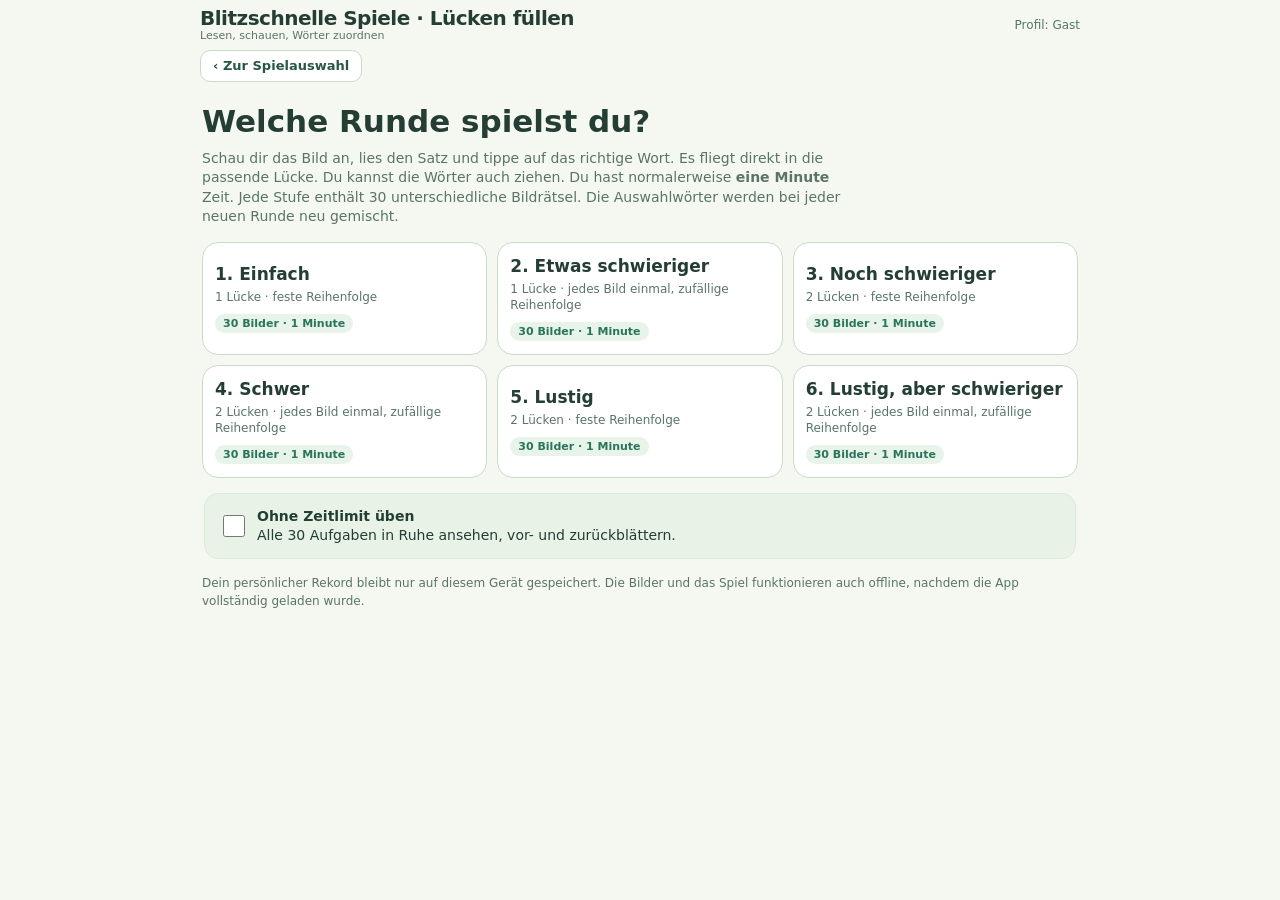
<file: bild-und-satz/index.html>
<!DOCTYPE html><html lang="de"><head><meta charset="UTF-8"><meta name="viewport" content="width=device-width,initial-scale=1,viewport-fit=cover"><meta name="theme-color" content="#f5f8f1"><meta name="description" content="Blitzlesen – Bild und Satz: 90 Lesespiel-Rätsel in sechs Spielvarianten, auch offline."><meta name="apple-mobile-web-app-capable" content="yes"><meta name="apple-mobile-web-app-status-bar-style" content="default"><title>Blitzschnelle Spiele · Lücken füllen</title><style>*{box-sizing:border-box}
:root{--bg:#f5f8f1;--ink:#243e33;--accent:#268364;--accent2:#d9f1e3;--line:#cadacd;--soft:#ecf3eb;--muted:#5a7467;color:var(--ink);font-family:system-ui,-apple-system,"Segoe UI",sans-serif}
html,body{width:100%;height:100%;margin:0;overflow:hidden;overscroll-behavior:none;background:var(--bg)}
button{font:inherit;cursor:pointer}button:focus-visible,input:focus-visible{outline:3px solid #42a781;outline-offset:2px}
.hidden{display:none!important}
#app{max-width:900px;min-width:0;margin:0 auto;width:100%;height:100vh;height:100dvh;overflow:hidden;display:flex;flex-direction:column;gap:5px;padding:max(5px,env(safe-area-inset-top)) 10px max(6px,env(safe-area-inset-bottom))}
header{height:39px;display:flex;align-items:center;justify-content:space-between;gap:8px;flex-shrink:0}
.brand{font-weight:900;font-size:clamp(16px,3.9vw,20px);letter-spacing:-.025em}.tagline{font-size:11px;color:var(--muted);line-height:1.1}.head-right{color:var(--muted);font-size:12px;text-align:right;white-space:nowrap}
.btn{border:1.5px solid var(--line);background:#fff;color:#285743;border-radius:11px;min-height:39px;padding:7px 12px;font-size:13px;font-weight:750}
.btn.main{background:var(--accent);border-color:var(--accent);color:#fff}.btn:disabled{opacity:.32;cursor:default}
#menu,#results{flex:1;min-height:0;overflow-y:auto;padding:8px 2px 16px}
h1{font-size:clamp(24px,6vw,31px);line-height:1.15;margin:9px 0 9px}.intro{font-size:14px;line-height:1.4;color:var(--muted);max-width:650px;margin:0 0 15px}
.modegrid{display:grid;grid-template-columns:repeat(2,minmax(0,1fr));gap:10px}.mode{min-height:113px;text-align:left;padding:12px;border:1.5px solid var(--line);border-radius:16px;background:white;color:var(--ink)}.mode strong{display:block;font-size:clamp(14px,3.5vw,17px);margin-bottom:6px}.mode small{display:block;font-size:12px;line-height:1.3;color:var(--muted)}.mode em{display:inline-block;font-style:normal;font-weight:700;font-size:11px;background:#e8f3ea;border-radius:20px;color:#28755a;padding:3px 8px;margin-top:8px}
.practice{display:flex;align-items:center;gap:9px;margin:15px 2px;padding:13px 14px;background:#e8f2e7;border:1px solid #dceadb;border-radius:14px;font-size:14px;line-height:1.35}.practice input{width:22px;height:22px;accent-color:var(--accent);flex-shrink:0}.note{color:var(--muted);font-size:12px;line-height:1.5;margin:12px 0}
#game{flex:1;display:flex;flex-direction:column;min-height:0;gap:5px}
.status{display:flex;align-items:center;justify-content:space-between;gap:8px;min-height:34px;flex-shrink:0}.stage{font-size:12px;font-weight:800;color:#2c7255}.num{font-size:13px;font-weight:800;color:#27513c}.clock{font-variant-numeric:tabular-nums;font-size:18px;font-weight:900;color:var(--accent);min-width:50px;text-align:right}
.timertrack{width:100%;height:7px;background:#dce8dc;border-radius:20px;overflow:hidden;flex-shrink:0}.timerfill{height:100%;width:100%;background:var(--accent);transition:width .2s linear}.timerfill.low{background:#d48d38}
.content{flex:1;min-height:0;display:flex;flex-direction:column;gap:6px}
.figure{flex:1 1 42%;max-height:48%;min-height:90px;overflow:hidden;border-radius:15px;display:flex;align-items:center;justify-content:center;background:linear-gradient(#e7f5fb,#fff2df);border:1px solid #e8ebe3}
.figure img{display:block;width:100%;height:100%;object-fit:contain}
.task{display:flex;flex-direction:column;min-height:0;flex-shrink:0;gap:6px}
.sentence{font-size:clamp(17px,4.6vw,24px);font-weight:780;letter-spacing:-.012em;line-height:1.7;text-align:center;min-height:54px;overflow-wrap:normal;hyphens:auto}
.hole{vertical-align:middle;display:inline-flex;align-items:center;justify-content:center;min-width:clamp(87px,22vw,136px);min-height:45px;margin:2px 3px;border:2px dashed #8dac99;background:#fff;border-radius:11px;padding:5px 7px;font-size:clamp(13px,3.8vw,19px);line-height:1.1;font-weight:800;overflow-wrap:anywhere}
.hole.filled{border-style:solid;border-color:var(--accent);background:#dff1e3}.hole.target{background:#c9ecd7;border-color:#148257;transform:scale(1.03)}.hole.tapslot{cursor:pointer}
.wordgroups{display:grid;grid-template-columns:repeat(2,minmax(0,1fr));gap:8px;min-height:0;touch-action:none}.wordgroups.one{grid-template-columns:1fr}.wordgroup{min-width:0;padding:6px;background:#e9f1e9;border:1px solid #deeadc;border-radius:12px;display:grid;grid-template-columns:1fr;gap:6px}
.wordgroups.one .wordgroup{grid-template-columns:repeat(3,minmax(0,1fr))}
.word{min-height:48px;min-width:0;display:flex;align-items:center;justify-content:center;word-break:normal;overflow-wrap:anywhere;touch-action:none;user-select:none;-webkit-user-select:none;-webkit-touch-callout:none;background:#fff;border:2px solid #bfd2c0;border-radius:10px;padding:5px 2px;color:#244c38;font-weight:800;font-size:clamp(12px,3.4vw,18px);line-height:1.13;text-align:center;cursor:grab}
.word.used{visibility:hidden;pointer-events:none}.word.dragged{opacity:.3}.word.selected{border-color:var(--accent);background:#dcf3e4}
.feedback{min-height:22px;max-height:32px;font-size:12px;line-height:1.25;color:var(--muted);display:flex;align-items:center;justify-content:center;text-align:center}.feedback.ok{font-weight:750;color:#22815b}.feedback.bad{font-weight:750;color:#aa583e}
.gamefooter{display:flex;justify-content:space-between;gap:8px;align-items:center;min-height:43px;flex-shrink:0}.gamefooter .btn{min-height:36px;padding:6px 11px}.gamefooter .right{display:flex;gap:7px}
.dragghost{position:fixed;z-index:1000;pointer-events:none;transform:translate(-50%,-112%);font-weight:900;font-size:18px;line-height:1.1;border:2px solid #248960;border-radius:12px;background:#e3f9eb;color:#19482f;padding:10px 13px;box-shadow:0 8px 24px #193f332e;max-width:190px;text-align:center}
#results h2{font-size:clamp(24px,6vw,31px);margin:12px 0 8px}.resultlead{font-size:14px;color:var(--muted);line-height:1.45}.score{font-size:24px;font-weight:900;color:var(--accent);margin:17px 0 6px}.barrow{display:grid;grid-template-columns:122px 1fr 41px;align-items:center;gap:9px;margin:14px 0;font-size:13px;font-weight:650}.bartrack{height:15px;border-radius:20px;background:#dce9df;overflow:hidden}.barfill{height:100%;background:#42a37c;border-radius:20px;width:0%}.barfill.orange{background:#dc9654}.barrow strong{text-align:right;font-variant-numeric:tabular-nums}.buttons{display:flex;gap:10px;margin-top:24px;flex-wrap:wrap}
@media(min-width:700px){.modegrid{grid-template-columns:repeat(3,minmax(0,1fr))}.figure{max-height:51%}}
@media(orientation:landscape){.content{display:grid;grid-template-columns:43% minmax(0,1fr);gap:10px;align-items:stretch}.figure{max-height:100%;height:100%;min-height:0}.task{justify-content:center;gap:5px}.sentence{font-size:clamp(15px,2.3vw,22px);line-height:1.35;min-height:0}.hole{min-height:37px;min-width:78px;font-size:clamp(12px,2vw,17px)}.word{font-size:clamp(11px,1.8vw,16px);min-height:40px}.wordgroup{gap:5px;padding:5px}.feedback{font-size:11px}}
@media(orientation:landscape) and (max-height:460px){#app{gap:2px;padding:2px 8px}header{height:30px}.tagline{display:none}.status{min-height:28px}.clock{font-size:16px}.timertrack{height:5px}.content{gap:6px}.word{min-height:32px;font-size:clamp(11px,1.7vw,14px)}.wordgroup{gap:3px;padding:3px}.hole{min-height:31px}.sentence{font-size:clamp(14px,2vw,18px);line-height:1.2}.feedback{min-height:17px}.gamefooter{min-height:30px}.gamefooter .btn{min-height:29px;padding:4px 9px}}
@media(orientation:portrait) and (max-height:750px){#app{gap:2px;padding-top:2px;padding-bottom:3px}header{height:30px}.tagline{display:none}.status{min-height:28px}.timertrack{height:5px}.content{gap:3px}.figure{max-height:35%;min-height:70px}.task{gap:3px}.sentence{font-size:clamp(16px,4.3vw,20px);line-height:1.45;min-height:0}.hole{min-height:36px;min-width:82px;font-size:clamp(12px,3.4vw,16px)}.word{min-height:40px;font-size:clamp(12px,3.1vw,16px)}.wordgroup{gap:4px;padding:4px}.feedback{min-height:19px;font-size:11px}.gamefooter{min-height:32px}.gamefooter .btn{min-height:31px;padding:4px 9px}}
@media(orientation:portrait) and (max-width:350px){.word{font-size:12px}.wordgroups{gap:5px}.sentence{font-size:16px}.hole{min-width:76px}}

.mainLink{display:inline-flex;align-items:center;text-decoration:none;margin:0 0 13px;padding:10px 14px}

.historyStack{margin-top:8px}
.previousRuns{margin:22px 0 10px;padding-top:12px;border-top:1px solid #d9d6d0}
.previousRuns h3{font-size:18px;margin:3px 0}
.previousAttempt{padding:13px 0;border-bottom:1px solid #ece7dd}
.previousAttempt header{height:auto;display:flex;justify-content:space-between;gap:10px;align-items:baseline;flex-wrap:wrap}
.previousAttempt .historyMeta{font-size:13px;color:#575752}
.previousAttempt .historyMeta.under{margin-top:8px;text-align:left}

@media (max-width:380px){.previousRuns h3{font-size:16px}}

.appNav{display:flex;align-items:center;flex-shrink:0;min-height:33px}
.appNav .mainLink{display:inline-flex;align-items:center;justify-content:center;min-height:32px;margin:0;padding:5px 12px;font-size:13px;line-height:1.2;border-radius:10px}
.appNav a:focus-visible{outline:3px solid #42a781;outline-offset:2px}

.word:disabled{opacity:.45;cursor:default}
.wordflight{position:fixed;z-index:1001;pointer-events:none;display:flex;align-items:center;justify-content:center;box-sizing:border-box;font:800 18px system-ui;border:2px solid #248960;border-radius:12px;background:#e3f9eb;color:#19482f;box-shadow:0 5px 16px #193f332e;transform-origin:center}
.hole.filling{color:transparent}
.word.wrong-shake{animation:word-wobble .38s ease-in-out;background:#fff1e7;border-color:#c88e64}
@keyframes word-wobble{0%,100%{transform:translateX(0)}20%,60%{transform:translateX(-6px) rotate(-1deg)}40%,80%{transform:translateX(6px) rotate(1deg)}}
@media(prefers-reduced-motion:reduce){.word.wrong-shake{animation:none}}
</style><link rel="stylesheet" href="beach.css"><script src="beach.js"></script></head><body><div id="app">
<header><div><div class="brand">Blitzschnelle Spiele · Lücken füllen</div><div class="tagline">Lesen, schauen, Wörter zuordnen</div></div><div class="head-right" id="hinfo">60 Bildrätsel</div></header>
<nav class="appNav" aria-label="Navigation zur Spieleübersicht"><a id="backToGames" href="../" class="btn mainLink">‹ Zur Spielauswahl</a></nav>
<section id="menu">
<h1>Welche Runde spielst du?</h1>
<p class="intro">Schau dir das Bild an, lies den Satz und tippe auf das richtige Wort. Es fliegt direkt in die passende Lücke. Du kannst die Wörter auch ziehen. Du hast normalerweise <strong>eine Minute</strong> Zeit. Jede Stufe enthält 30 unterschiedliche Bildrätsel. Die Auswahlwörter werden bei jeder neuen Runde neu gemischt.</p>
<div class="modegrid" id="modegrid"></div>
<label class="practice"><input type="checkbox" id="practice"><span><strong>Ohne Zeitlimit üben</strong><br>Alle 30 Aufgaben in Ruhe ansehen, vor- und zurückblättern.</span></label>
<p class="note">Dein persönlicher Rekord bleibt nur auf diesem Gerät gespeichert. Die Bilder und das Spiel funktionieren auch offline, nachdem die App vollständig geladen wurde.</p>
</section>
<section id="game" class="hidden" aria-label="Bildrätsel spielen">
<div class="status"><button class="btn" id="goMenu">‹ Auswahl</button><span class="stage" id="stage"></span><span class="num" id="count"></span><span class="clock" id="clock">1:00</span></div>
<div class="timertrack" id="timertrack"><div class="timerfill" id="timerfill"></div></div>
<div class="content">
<div class="figure"><img id="picture" alt="Bild zur Leseaufgabe" draggable="false"></div>
<div class="task"><div class="sentence" id="sentence"></div><div class="wordgroups" id="words"></div><div class="feedback" id="feedback" aria-live="polite"></div></div>
</div>
<footer class="gamefooter"><button class="btn" id="reset">↻ Nochmal</button><div class="right"><button class="btn hidden" id="prev">‹ Zurück</button><button class="btn main hidden" id="next">Weiter ›</button></div></footer>
</section>
<section id="results" class="hidden">
<h2 id="resulttitle">Geschafft!</h2><p class="resultlead" id="resultintro"></p>
<div class="score" id="score"></div>
<section id="strandJourney" aria-label="Dein Strandweg"></section><div id="storageWarning" class="beachWarning" role="alert"></div>
<p class="note" id="record"></p>
<section class="previousRuns beachRecent" id="previousRuns"><h3>Deine letzten drei Durchgänge</h3><p class="note">Nur diese Spielstufe · auf diesem Gerät gespeichert.</p><div id="history" class="recentList"></div></section>
<div class="buttons"><button class="btn main" id="again">Noch einmal</button><button class="btn" id="choose">Andere Stufe</button></div>
</section>
</div><script>const DATA={"easy":[{"id":"e01","sentence":"Der Hase sitzt im ___.","answers":["Korb"],"groups":[["Korb","Topf","Schuh"]],"image":"bilder/e01.webp","description":"Hase in einem Weidenkorb, heller Hintergrund."},{"id":"e02","sentence":"Die Ente schwimmt im ___.","answers":["Teich"],"groups":[["Baum","Sand","Teich"]],"image":"bilder/e02.webp","description":"Ente auf kleinem Teich; nur Wasser und Ente."},{"id":"e03","sentence":"Der Junge trägt eine rote ___.","answers":["Mütze"],"groups":[["Hose","Mütze","Socke"]],"image":"bilder/e03.webp","description":"Junge mit deutlich sichtbarer roter Mütze."},{"id":"e04","sentence":"Auf dem Tisch steht eine ___.","answers":["Kerze"],"groups":[["Kerze","Katze","Tasche"]],"image":"bilder/e04.webp","description":"Ein Tisch mit einer brennenden Kerze."},{"id":"e05","sentence":"Der Frosch sitzt auf einem ___.","answers":["Stein"],"groups":[["Pilz","Stuhl","Stein"]],"image":"bilder/e05.webp","description":"Grüner Frosch auf grauem Stein."},{"id":"e06","sentence":"Die Maus frisst ein Stück ___.","answers":["Käse"],"groups":[["Brot","Käse","Kuchen"]],"image":"bilder/e06.webp","description":"Maus knabbert an Käse."},{"id":"e07","sentence":"Das Kind hält einen ___.","answers":["Drachen"],"groups":[["Drachen","Besen","Schirm"]],"image":"bilder/e07.webp","description":"Kind hält einen Flugdrachen an der Schnur."},{"id":"e08","sentence":"Im Nest liegen drei ___.","answers":["Eier"],"groups":[["Äpfel","Nüsse","Eier"]],"image":"bilder/e08.webp","description":"Ein Nest mit genau drei gut sichtbaren Eiern."},{"id":"e09","sentence":"Der Bär schläft in einer ___.","answers":["Höhle"],"groups":[["Kiste","Höhle","Wanne"]],"image":"bilder/e09.webp","description":"Schlafender Bär in klar erkennbarer Felsenhöhle."},{"id":"e10","sentence":"Der Ball liegt unter dem ___.","answers":["Bett"],"groups":[["Bett","Baum","Tisch"]],"image":"bilder/e10.webp","description":"Ball unter einem Bett; nur Bett und Ball."},{"id":"e11","sentence":"Der Hund trägt einen ___.","answers":["Ball"],"groups":[["Stock","Schuh","Ball"]],"image":"bilder/e11.webp","description":"Hund mit Ball im Maul."},{"id":"e12","sentence":"Die Blume ist ___.","answers":["gelb"],"groups":[["blau","gelb","rot"]],"image":"bilder/e12.webp","description":"Eine einzelne große gelbe Blume."},{"id":"e13","sentence":"Der Zug fährt über die ___.","answers":["Brücke"],"groups":[["Straße","Wiese","Brücke"]],"image":"bilder/e13.webp","description":"Zug auf klar erkennbarer Brücke."},{"id":"e14","sentence":"Die Oma gießt die ___.","answers":["Blumen"],"groups":[["Blumen","Bücher","Steine"]],"image":"bilder/e14.webp","description":"Oma gießt wenige große Blumen."},{"id":"e15","sentence":"Der Apfel liegt auf dem ___.","answers":["Teller"],"groups":[["Boden","Teller","Baum"]],"image":"bilder/e15.webp","description":"Ein Apfel auf einem Teller."},{"id":"e16","sentence":"Die Schnecke kriecht auf einem ___.","answers":["Blatt"],"groups":[["Blatt","Glas","Schuh"]],"image":"bilder/e16.webp","description":"Schnecke auf einem großen grünen Blatt."},{"id":"e17","sentence":"Das Schwein steht im ___.","answers":["Schlamm"],"groups":[["Wasser","Schnee","Schlamm"]],"image":"bilder/e17.webp","description":"Schwein in braunem Schlamm."},{"id":"e18","sentence":"Das Mädchen hält einen ___.","answers":["Regenschirm"],"groups":[["Koffer","Regenschirm","Löffel"]],"image":"bilder/e18.webp","description":"Mädchen mit offenem Regenschirm."},{"id":"e19","sentence":"Auf der Wiese steht ein ___.","answers":["Zelt"],"groups":[["Zelt","Boot","Sofa"]],"image":"bilder/e19.webp","description":"Ein Zelt auf grüner Wiese."},{"id":"e20","sentence":"Die Katze schaut aus dem ___.","answers":["Fenster"],"groups":[["Eimer","Korb","Fenster"]],"image":"bilder/e20.webp","description":"Katze schaut aus einem deutlichen Fenster."},{"id":"e21","sentence":"Am ___ hängt eine Birne.","answers":["Baum"],"groups":[["Baum","Haus","Bach"]],"image":"bilder/e21.webp","description":"Am Baum hängt eine Birne."},{"id":"e22","sentence":"Das Schaf trägt am ___ eine Glocke.","answers":["Hals"],"groups":[["Hals","Bein","Haus"]],"image":"bilder/e22.webp","description":"Das Schaf trägt am Hals eine Glocke."},{"id":"e23","sentence":"Auf der ___ tanzt ein Hase.","answers":["Wiese"],"groups":[["Wiese","Weise","Vase"]],"image":"bilder/e23.webp","description":"Auf der Wiese tanzt ein Hase."},{"id":"e24","sentence":"Die ___ ist blau.","answers":["Hose"],"groups":[["Hose","Hase","Haus"]],"image":"bilder/e24.webp","description":"Die Hose ist blau."},{"id":"e25","sentence":"Der Hund hat im Fell eine ___.","answers":["Klette"],"groups":[["Klette","Kette","Kutte"]],"image":"bilder/e25.webp","description":"Der Hund hat im Fell eine Klette."},{"id":"e26","sentence":"Im Ofen brennt ein ___.","answers":["Feuer"],"groups":[["Feuer","Feier","Eimer"]],"image":"bilder/e26.webp","description":"Im Ofen brennt ein Feuer."},{"id":"e27","sentence":"Der Igel ___ Wasser.","answers":["trinkt"],"groups":[["trinkt","dringt","bringt"]],"image":"bilder/e27.webp","description":"Der Igel trinkt Wasser."},{"id":"e28","sentence":"Die Hexe hält einen ___.","answers":["Stab"],"groups":[["Stab","Staub","Stall"]],"image":"bilder/e28.webp","description":"Die Hexe hält einen Stab."},{"id":"e29","sentence":"Der Traktor fährt über das ___.","answers":["Feld"],"groups":[["Feld","Fell","fällt"]],"image":"bilder/e29.webp","description":"Der Traktor fährt über das Feld."},{"id":"e30","sentence":"Die ___ ist leicht.","answers":["Feder"],"groups":[["Feder","Felder","Fehler"]],"image":"bilder/e30.webp","description":"Die Feder ist leicht."}],"medium":[{"id":"m01","sentence":"Der ___ sitzt auf dem ___.","answers":["Vogel","Ast"],"groups":[["Vogel","Frosch","Hund"],["Ast","Stein","Dach"]],"image":"bilder/m01.webp","description":"Ein Vogel auf einem einzelnen Ast."},{"id":"m02","sentence":"Die ___ trägt einen ___ Hut.","answers":["Hexe","grünen"],"groups":[["Hexe","Prinzessin","Blume"],["roten","grünen","blauen"]],"image":"bilder/m02.webp","description":"Freundliche Hexe mit großem grünem Spitzhut."},{"id":"m03","sentence":"Der ___ fährt mit einem ___ Fahrrad.","answers":["Junge","blauen"],"groups":[["Junge","Opa","Hund"],["roten","gelben","blauen"]],"image":"bilder/m03.webp","description":"Junge auf blauem Fahrrad; ganz sichtbar."},{"id":"m04","sentence":"Im ___ schwimmen vier ___.","answers":["Teich","Fische"],"groups":[["Teich","Glas","Eimer"],["Enten","Fische","Frösche"]],"image":"bilder/m04.webp","description":"Genau vier sichtbare Fische in kleinem Teich."},{"id":"m05","sentence":"Die ___ sitzt auf einem ___ Kissen.","answers":["Katze","roten"],"groups":[["Maus","Katze","Ente"],["roten","gelben","grünen"]],"image":"bilder/m05.webp","description":"Katze auf einem großen roten Kissen."},{"id":"m06","sentence":"Der ___ schläft unter dem ___.","answers":["Hund","Baum"],"groups":[["Hund","Bär","Fuchs"],["Tisch","Baum","Bett"]],"image":"bilder/m06.webp","description":"Schlafender Hund unter einem Baum."},{"id":"m07","sentence":"Die ___ liegt neben dem ___.","answers":["Socke","Schuh"],"groups":[["Socke","Tasse","Bürste"],["Schuh","Buch","Ball"]],"image":"bilder/m07.webp","description":"Eine Socke direkt neben einem Schuh."},{"id":"m08","sentence":"Der ___ hält eine ___ in der Hand.","answers":["Clown","Blume"],"groups":[["Clown","Ritter","König"],["Blume","Lampe","Gabel"]],"image":"bilder/m08.webp","description":"Clown hält eine große Blume."},{"id":"m09","sentence":"Auf dem ___ stehen fünf ___.","answers":["Zaun","Katzen"],"groups":[["Tisch","Zaun","Dach"],["Vögel","Katzen","Tassen"]],"image":"bilder/m09.webp","description":"Genau fünf Katzen auf einem Zaun."},{"id":"m10","sentence":"Der ___ steckt in einer ___.","answers":["Schlüssel","Tür"],"groups":[["Schlüssel","Löffel","Stift"],["Tasche","Tür","Schachtel"]],"image":"bilder/m10.webp","description":"Schlüssel steckt in deutlich sichtbarem Türschloss."},{"id":"m11","sentence":"Die ___ trägt einen ___ Schal.","answers":["Oma","roten"],"groups":[["Oma","Ente","Katze"],["blauen","roten","gelben"]],"image":"bilder/m11.webp","description":"Oma mit großem roten Schal."},{"id":"m12","sentence":"Der ___ springt über einen ___.","answers":["Hund","Baumstamm"],"groups":[["Hund","Hase","Frosch"],["Baumstamm","Eimer","Stein"]],"image":"bilder/m12.webp","description":"Hund springt über liegenden Baumstamm."},{"id":"m13","sentence":"Die ___ sitzt auf einer ___ Blume.","answers":["Biene","roten"],"groups":[["Biene","Maus","Fliege"],["blauen","roten","weißen"]],"image":"bilder/m13.webp","description":"Biene auf einzelner roter Blume."},{"id":"m14","sentence":"Der ___ steht neben der ___.","answers":["Esel","Scheune"],"groups":[["Hund","Esel","Hase"],["Scheune","Schule","Kirche"]],"image":"bilder/m14.webp","description":"Esel neben roter Scheune."},{"id":"m15","sentence":"Die ___ schiebt einen ___ Wagen.","answers":["Frau","gelben"],"groups":[["Frau","Katze","Windmühle"],["blauen","gelben","roten"]],"image":"bilder/m15.webp","description":"Frau schiebt kleinen gelben Handwagen."},{"id":"m16","sentence":"Der ___ sitzt auf einem ___ Pilz.","answers":["Zwerg","roten"],"groups":[["Zwerg","Frosch","Weg"],["blauen","roten","grünen"]],"image":"bilder/m16.webp","description":"Zwerg auf großem roten Pilz."},{"id":"m17","sentence":"Im ___ schwimmt ein ___ Fisch.","answers":["Eimer","gelber"],"groups":[["Teich","Eimer","Nest"],["roter","gelber","grüner"]],"image":"bilder/m17.webp","description":"Ein gelber Fisch schwimmt im Eimer."},{"id":"m18","sentence":"Der ___ versteckt sich hinter dem ___.","answers":["Fuchs","Busch"],"groups":[["Fuchs","Hase","Räuber"],["Busch","Tisch","Haus"]],"image":"bilder/m18.webp","description":"Fuchs teilweise hinter einem Busch; Kopf und Schwanz sichtbar."},{"id":"m19","sentence":"Die ___ steht auf dem ___ Teppich.","answers":["Lampe","grünen"],"groups":[["Lampe","Tasse","Pflanze"],["roten","blauen","grünen"]],"image":"bilder/m19.webp","description":"Stehlampe auf grünem Teppich."},{"id":"m20","sentence":"Der ___ trägt eine ___ voller Gold.","answers":["Räuber","Kiste"],"groups":[["Räuber","Hund","Wagen"],["Kiste","Tasche","Mütze"]],"image":"bilder/m20.webp","description":"Freundlicher Räuber mit offener Holzkiste voller Goldmünzen."},{"id":"m21","sentence":"Der ___ sitzt im hohen ___.","answers":["Hase","Gras"],"groups":[["Hase","Hose","Haus"],["Gras","Glas","Gruß"]],"image":"bilder/m21.webp","description":"Der Hase sitzt im hohen Gras."},{"id":"m22","sentence":"Die ___ hat eine kleine ___.","answers":["Katze","Tatze"],"groups":[["Katze","Kasse","Kerze"],["Tatze","Tasse","Tasche"]],"image":"bilder/m22.webp","description":"Die Katze hat eine kleine Tatze."},{"id":"m23","sentence":"Der ___ weht durch den ___.","answers":["Wind","Wald"],"groups":[["Wind","Kind","Rind"],["Wald","Wand","Welt"]],"image":"bilder/m23.webp","description":"Der Wind weht durch den Wald."},{"id":"m24","sentence":"Die ___ kriecht über einen ___.","answers":["Schnecke","Stein"],"groups":[["Schnecke","Strecke","Schrecken"],["Stein","Stern","Stiel"]],"image":"bilder/m24.webp","description":"Die Schnecke kriecht über einen Stein."},{"id":"m25","sentence":"Der ___ sitzt in seinem ___.","answers":["Fischer","Boot"],"groups":[["Fischer","Fische","frischer"],["Boot","Brot","Beet"]],"image":"bilder/m25.webp","description":"Der Fischer sitzt in seinem Boot."},{"id":"m26","sentence":"Das ___ steht vor dem ___.","answers":["Pferd","Stall"],"groups":[["Pferd","Fährte","Pfad"],["Stall","Stab","Stahl"]],"image":"bilder/m26.webp","description":"Das Pferd steht vor dem Stall."},{"id":"m27","sentence":"Die ___ fliegt zu einer ___.","answers":["Biene","Blume"],"groups":[["Biene","Birne","Beine"],["Blume","Bluse","Blase"]],"image":"bilder/m27.webp","description":"Die Biene fliegt zu einer Blume."},{"id":"m28","sentence":"Der ___ trägt eine goldene ___.","answers":["König","Krone"],"groups":[["König","Keks","Käfig"],["Krone","Kröte","Knoten"]],"image":"bilder/m28.webp","description":"Der König trägt eine goldene Krone."},{"id":"m29","sentence":"Die ___ spielen mit einem ___.","answers":["Kinder","Ball"],"groups":[["Kinder","Koffer","Rinder"],["Ball","Fall","Wall"]],"image":"bilder/m29.webp","description":"Die Kinder spielen mit einem Ball."},{"id":"m30","sentence":"Der ___ reitet auf einem ___.","answers":["Ritter","Pferd"],"groups":[["Ritter","Retter","Bitter"],["Pferd","Herd","Schwert"]],"image":"bilder/m30.webp","description":"Der Ritter reitet auf einem Pferd."}],"funny":[{"id":"f01","sentence":"Der ___ trägt ___ Schuhe.","answers":["Elefant","vier"],"groups":[["Elefant","Hase","Affe"],["zwei","vier","sechs"]],"image":"bilder/f01.webp","description":"Elefant mit genau vier sichtbaren Schuhen."},{"id":"f02","sentence":"Die ___ sitzt in einer ___ Tasse.","answers":["Maus","blauen"],"groups":[["Maus","Katze","Schnecke"],["roten","blauen","grünen"]],"image":"bilder/f02.webp","description":"Maus in riesiger blauer Tasse."},{"id":"f03","sentence":"Der ___ fährt mit dem ___.","answers":["Bär","Roller"],"groups":[["Bär","Junge","Fuchs"],["Fahrrad","Roller","Auto"]],"image":"bilder/f03.webp","description":"Bär fährt Roller, ohne zusätzliche Szene."},{"id":"f04","sentence":"Auf dem ___ sitzt ein ___ Frosch.","answers":["Mond","grüner"],"groups":[["Mond","Dach","Baum"],["roter","grüner","gelber"]],"image":"bilder/f04.webp","description":"Grüner Frosch auf gelber Mondsichel."},{"id":"f05","sentence":"Die ___ trägt einen ___ auf dem Kopf.","answers":["Ente","Kochtopf"],"groups":[["Ente","Maus","Katze"],["Kochtopf","Schuh","Drachen"]],"image":"bilder/f05.webp","description":"Ente mit umgedrehtem Kochtopf auf dem Kopf."},{"id":"f06","sentence":"Der ___ schläft in einer ___ Hängematte.","answers":["Drache","roten"],"groups":[["Drache","Löwe","Hund"],["blauen","roten","gelben"]],"image":"bilder/f06.webp","description":"Kleiner Drache in roter Hängematte."},{"id":"f07","sentence":"Die ___ fährt mit einem ___ Schlitten.","answers":["Hexe","grünen"],"groups":[["Hexe","Blume","Schnecke"],["roten","grünen","blauen"]],"image":"bilder/f07.webp","description":"Hexe auf grünem Schlitten."},{"id":"f08","sentence":"Der ___ jongliert mit drei ___.","answers":["Löwe","Äpfeln"],"groups":[["Löwe","Frosch","Bär"],["Birnen","Äpfeln","Bällen"]],"image":"bilder/f08.webp","description":"Löwe jongliert mit genau drei Äpfeln."},{"id":"f09","sentence":"Die ___ steht auf einem ___.","answers":["Giraffe","Bein"],"groups":[["Giraffe","Katze","Maus"],["Bein","Baum","Wein"]],"image":"bilder/f09.webp","description":"Giraffe balanciert sichtbar auf nur einem Bein."},{"id":"f10","sentence":"Der ___ putzt sich mit einer ___ die Zähne.","answers":["Drache","Zahnbürste"],"groups":[["Drache","Elefant","Fuchs"],["Gabel","Zahnbürste","Stift"]],"image":"bilder/f10.webp","description":"Drache putzt sichtbare Zähne mit einer Zahnbürste."},{"id":"f11","sentence":"Der ___ fährt auf einem ___ durch den Garten.","answers":["Hut","Staubsauger"],"groups":[["Hut","Affe","Hase"],["Staubsauger","Roller","Besen"]],"image":"bilder/f11.webp","description":"Ein lebendig wirkender Hut fährt auf einem Staubsauger; kleiner grüner Bodenstreifen."},{"id":"f12","sentence":"Die ___ trägt einen ___ als Hut.","answers":["Giraffe","Blumentopf"],"groups":[["Giraffe","Katze","Kuh"],["Blumentopf","Socken","Löffel"]],"image":"bilder/f12.webp","description":"Giraffe mit umgedrehtem Blumentopf auf dem Kopf."},{"id":"f13","sentence":"Der ___ badet in einer Wanne voller ___.","answers":["Elefant","Spaghetti"],"groups":[["Elefant","Fuchs","Löwe"],["Spaghetti","Seife","Bälle"]],"image":"bilder/f13.webp","description":"Elefant in Wanne voller gelber Spaghetti."},{"id":"f14","sentence":"Die ___ fliegt mit einem ___ über die Stadt.","answers":["Kuh","Regenschirm"],"groups":[["Kuh","Ente","Maus"],["Regenschirm","Besen","Ballon"]],"image":"bilder/f14.webp","description":"Kuh schwebt mit geöffnetem Regenschirm; kleine Dächer unten."},{"id":"f15","sentence":"Der ___ spielt auf einer ___ Musik.","answers":["Frosch","Gießkanne"],"groups":[["Frosch","Bär","Hund"],["Gießkanne","Trommel","Gitarre"]],"image":"bilder/f15.webp","description":"Frosch bläst spielerisch in eine Gießkanne; Musik nur angedeutet."},{"id":"f16","sentence":"Die ___ fährt mit einem ___.","answers":["Schnecke","Skateboard"],"groups":[["Schnecke","Schildkröte","Maus"],["Skateboard","Fahrrad","Roller"]],"image":"bilder/f16.webp","description":"Schnecke mit Schneckenhaus auf Skateboard."},{"id":"f17","sentence":"Der ___ trägt einen ___ auf seiner Nase.","answers":["Löwe","Schmetterling"],"groups":[["Löwe","Hund","Fuchs"],["Schmetterling","Käfer","Vogel"]],"image":"bilder/f17.webp","description":"Löwe mit Schmetterling auf der Nase."},{"id":"f18","sentence":"Die ___ schläft in einem riesigen ___.","answers":["Eule","Stiefel"],"groups":[["Eule","Katze","Maus"],["Stiefel","Korb","Bett"]],"image":"bilder/f18.webp","description":"Kleine schlafende Eule in riesigem Stiefel."},{"id":"f19","sentence":"Der ___ rutscht auf einer ___ den Berg hinunter.","answers":["Affe","Banane"],"groups":[["Affe","Bär","Hund"],["Banane","Schaufel","Matte"]],"image":"bilder/f19.webp","description":"Affe rutscht auf großer Banane einen schlichten Hang hinunter."},{"id":"f20","sentence":"Die ___ spielt mit einem ___ Fußball.","answers":["Hexe","Kürbis"],"groups":[["Hexe","Tasche","Ecke"],["Kürbis","Ball","Apfel"]],"image":"bilder/f20.webp","description":"Hexe kickt großen Kürbis wie Fußball; kein anderer Ball."},{"id":"f21","sentence":"Der ___ fährt auf einem ___ durch die Wüste.","answers":["Pinguin","Fahrrad"],"groups":[["Pinguin","Pudding","Papagei"],["Fahrrad","Fahrstuhl","Feuerwerk"]],"image":"bilder/f21.webp","description":"Der Pinguin fährt auf einem Fahrrad durch die Wüste."},{"id":"f22","sentence":"Die ___ trägt einen ___ und springt ins Meer.","answers":["Kuh","Badeanzug"],"groups":[["Kuh","Schuh","Kuhherde"],["Badeanzug","Bademantel","Badewanne"]],"image":"bilder/f22.webp","description":"Die Kuh trägt einen Badeanzug und springt ins Meer."},{"id":"f23","sentence":"Der ___ tanzt mit einem ___ in der Hand.","answers":["Kaktus","Kochlöffel"],"groups":[["Kaktus","Kakao","Kater"],["Kochlöffel","Kochtopf","Kochbuch"]],"image":"bilder/f23.webp","description":"Der Kaktus tanzt mit einem Kochlöffel in der Hand."},{"id":"f24","sentence":"Der ___ kratzt sich mit der Gabel den ___.","answers":["Fuchs","Bauch"],"groups":[["Fuchs","Luchs","Dachs"],["Bauch","Buch","Bach"]],"image":"bilder/f24.webp","description":"Der Fuchs kratzt sich mit der Gabel den Bauch."},{"id":"f25","sentence":"Die ___ strickt einen ___ für den Elefanten.","answers":["Spinne","Pullover"],"groups":[["Spinne","Spange","Spule"],["Pullover","Pudding","Pult"]],"image":"bilder/f25.webp","description":"Die Spinne strickt einen Pullover für den Elefanten."},{"id":"f26","sentence":"Der ___ putzt sich mit einer ___ die Zähne.","answers":["Roboter","Banane"],"groups":[["Roboter","Ritter","Roller"],["Banane","Plane","Badewanne"]],"image":"bilder/f26.webp","description":"Der Roboter putzt sich mit einer Banane die Zähne."},{"id":"f27","sentence":"Die ___ fährt mit einem ___ zum Einkaufen.","answers":["Schildkröte","Rennwagen"],"groups":[["Schildkröte","Schnecke","Schilder"],["Rennwagen","Regenwagen","Rasenwagen"]],"image":"bilder/f27.webp","description":"Die Schildkröte fährt mit einem Rennwagen zum Einkaufen."},{"id":"f28","sentence":"Der ___ trägt einen ___ unter Wasser.","answers":["Fisch","Regenschirm"],"groups":[["Fisch","Tisch","Fuchs"],["Regenschirm","Regenwurm","Regenmantel"]],"image":"bilder/f28.webp","description":"Der Fisch trägt einen Regenschirm unter Wasser."},{"id":"f29","sentence":"Der ___ liegt in einer ___ am Strand.","answers":["Schneemann","Hängematte"],"groups":[["Schneemann","Schneeball","Schneeberg"],["Hängematte","Hängelampe","Hängebrücke"]],"image":"bilder/f29.webp","description":"Der Schneemann liegt in einer Hängematte am Strand."},{"id":"f30","sentence":"Der ___ spielt mit einer ___ Trompete.","answers":["Affe","Gießkanne"],"groups":[["Affe","Apfel","Affen"],["Gießkanne","Gießwasser","Gießform"]],"image":"bilder/f30.webp","description":"Der Affe spielt mit einer Gießkanne Trompete."}]};
const MODES=[
 ['Einfach','1 Lücke · feste Reihenfolge','easy',false],
 ['Etwas schwieriger','1 Lücke · jedes Bild einmal, zufällige Reihenfolge','easy',true],
 ['Noch schwieriger','2 Lücken · feste Reihenfolge','medium',false],
 ['Schwer','2 Lücken · jedes Bild einmal, zufällige Reihenfolge','medium',true],
 ['Lustig','2 Lücken · feste Reihenfolge','funny',false],
 ['Lustig, aber schwieriger','2 Lücken · jedes Bild einmal, zufällige Reihenfolge','funny',true]
];
const $=id=>document.getElementById(id);
const MAX_SECONDS=60;
let mode=0,deck=[],choicesByQuestion=[],index=0,states=[],wrong=0,attempted=new Set(),practice=false,remaining=60,timer=null,startedAt=0,drag=null,selected=null,pending=null,inGame=false;
const rand=a=>{const b=[...a];for(let i=b.length-1;i>0;i--){let j=Math.floor(Math.random()*(i+1));[b[i],b[j]]=[b[j],b[i]];}return b};
const show=id=>['menu','game','results'].forEach(n=>$(n).classList.toggle('hidden',n!==id));
function clearPending(){if(pending){clearTimeout(pending);pending=null}}
function clearTimer(){if(timer){clearInterval(timer);timer=null}}
function cancelDrag(){if(drag){drag.ghost?.remove();drag.source.classList.remove('dragged');drag=null;}document.querySelectorAll('.hole.target').forEach(e=>e.classList.remove('target'))}
function localBest(k){try{return JSON.parse(localStorage.getItem('blitzlesen-best-'+(currentProfileId()||'gast')+'-'+k)||'null')}catch(e){return null}}
function saveBest(k,v){try{const key='blitzlesen-best-'+(currentProfileId()||'gast')+'-'+k;const raw=localStorage.getItem(key);if(raw!==null){const old=JSON.parse(raw);if(!old||!Number.isFinite(old.solved))throw Error('Invalid best')}localStorage.setItem(key,JSON.stringify(v))}catch(e){storageWarning('Der Bestwert konnte nicht aktualisiert werden. Vorhandene Daten bleiben erhalten.')}}
const HISTORY_KEY='blitzlesen-bildsatz-lesetreppe-v2';
function currentProfileId(){try{const id=localStorage.getItem('blitzspiele-active-profile-v1');const profiles=JSON.parse(localStorage.getItem('blitzlesen-local-profiles-v1')||'[]');return profiles.some(p=>p.id===id)?id:null}catch(e){return null}}
function currentProfileName(){try{const profiles=JSON.parse(localStorage.getItem('blitzlesen-local-profiles-v1')||'[]');return profiles.find(p=>p.id===currentProfileId())?.name||'Gast'}catch(e){return 'Gast'}}

function readHistory(){try{const a=JSON.parse(localStorage.getItem(HISTORY_KEY)||'[]');return Array.isArray(a)?a.filter(x=>x.profileId===currentProfileId()):[]}catch(e){return []}}
function saveAttempt(attempt){try{const all=JSON.parse(localStorage.getItem(HISTORY_KEY)||'[]');if(!Array.isArray(all))throw Error('Invalid history');const next=[...all,{...attempt,profileId:currentProfileId()}];localStorage.setItem(HISTORY_KEY,JSON.stringify(next));return true}catch(e){storageWarning('Dieses Ergebnis konnte nicht gespeichert werden. Deine vorhandenen Ergebnisse bleiben erhalten.');return false}}
function wordOrderForRound(question){return question.groups.map(group=>rand(group))}
function showHistory(attempts){BeachStats.renderRecent($('history'),attempts)}
const strandJourney=new BeachJourney($('strandJourney'));
function storageWarning(message){$('storageWarning').textContent=message}

MODES.forEach((m,i)=>{const b=document.createElement('button');b.className='mode';const a=document.createElement('strong'),s=document.createElement('small'),p=document.createElement('em');a.textContent=(i+1)+'. '+m[0];s.textContent=m[1];p.textContent=DATA[m[2]].length+' Bilder · 1 Minute';b.append(a,s,p);b.addEventListener('click',()=>start(i));$('modegrid').append(b)});
function start(m){strandJourney.stop();clearPending();cancelDrag();clearTimer();mode=m;practice=$('practice').checked;deck=MODES[m][3]?rand(DATA[MODES[m][2]]):[...DATA[MODES[m][2]]];choicesByQuestion=deck.map(wordOrderForRound);index=0;states=deck.map(q=>({words:q.answers.map(()=>null),touches:0,repeated:false}));wrong=0;attempted=new Set();selected=null;remaining=MAX_SECONDS;inGame=true;show('game');$('stage').textContent=MODES[m][0];$('clock').classList.toggle('hidden',practice);$('timertrack').classList.toggle('hidden',practice);$('prev').classList.toggle('hidden',!practice);$('next').classList.toggle('hidden',!practice);$('reset').classList.toggle('hidden',!practice);showQuestion();if(!practice){startedAt=performance.now();timer=setInterval(tick,100);tick();}}
function tick(){if(!inGame||practice)return;remaining=Math.max(0,MAX_SECONDS-Math.floor((performance.now()-startedAt)/1000));const seconds=Math.max(0,MAX_SECONDS-(performance.now()-startedAt)/1000);$('clock').textContent='0:'+String(remaining).padStart(2,'0');$('timerfill').style.width=(seconds/MAX_SECONDS*100)+'%';$('timerfill').classList.toggle('low',seconds<=15);if(seconds<=0)finish('time')}
function showQuestion(){clearFlights();clearPending();cancelDrag();selected=null;const q=deck[index],state=states[index];$('count').textContent=(index+1)+' / '+deck.length;$('picture').src=q.image;$('picture').alt=q.description;$('next').textContent=index===deck.length-1?'Auswertung ›':'Weiter ›';$('prev').disabled=index===0;render();feedback(state.words.every(Boolean)?'Richtig gelöst!':'Tippe auf das passende Wort oder ziehe es in die Lücke.',state.words.every(Boolean)?'ok':'');preloadNext()}
function preloadNext(){if(index+1<deck.length){const im=new Image();im.src=deck[index+1].image}}
function render(){const q=deck[index],state=states[index],sent=$('sentence');sent.replaceChildren();q.sentence.split('___').forEach((part,i)=>{sent.append(document.createTextNode(part));if(i<q.answers.length){const h=document.createElement('span');h.className='hole tapslot'+(state.words[i]?' filled':'');h.dataset.slot=i;h.textContent=state.words[i]||'________';h.setAttribute('aria-label',state.words[i]?'Lücke '+(i+1)+': '+state.words[i]:'Lücke '+(i+1));h.addEventListener('click',()=>{if(selected)drop(selected,i)});sent.append(h)}});
const container=$('words');container.className='wordgroups'+(q.groups.length===1?' one':'');container.replaceChildren();choicesByQuestion[index].forEach((choices,gi)=>{const g=document.createElement('div');g.className='wordgroup';for(const word of choices){const b=document.createElement('button');b.className='word'+(state.words.includes(word)?' used':'')+(selected?.word===word&&selected.group===gi?' selected':'');b.textContent=word;b.disabled=Boolean(state.words[gi]);b.setAttribute('aria-label','Wortkarte '+word);b.dataset.group=gi;b.addEventListener('pointerdown',e=>beginDrag(e,{word,group:gi},b));b.addEventListener('click',e=>{if(e.detail===0&&!drag)tapWord({word,group:gi},b)});g.append(b)}container.append(g)})}
function feedback(s,t=''){$('feedback').textContent=s;$('feedback').className='feedback'+(t?' '+t:'')}
const flights=new Set();
function clearFlights(){for(const item of flights){item.animation.cancel();item.ghost.remove();item.hole.classList.remove('filling')}flights.clear()}
function flyWord(word,from,hole){if(!from||!hole||matchMedia('(prefers-reduced-motion: reduce)').matches)return;
 const to=hole.getBoundingClientRect(),ghost=document.createElement('div');ghost.className='wordflight';ghost.textContent=word;ghost.setAttribute('aria-hidden','true');Object.assign(ghost.style,{left:from.left+'px',top:from.top+'px',width:from.width+'px',height:from.height+'px'});document.body.append(ghost);hole.classList.add('filling');
 const dx=to.left+to.width/2-from.left-from.width/2,dy=to.top+to.height/2-from.top-from.height/2;
 const animation=ghost.animate([{transform:'translate(0,0) scale(1)',opacity:1},{transform:`translate(${dx}px,${dy}px) scale(.85)`,opacity:1}],{duration:220,easing:'cubic-bezier(.2,.7,.3,1)',fill:'forwards'}),item={ghost,hole,animation};flights.add(item);animation.onfinish=()=>{ghost.remove();hole.classList.remove('filling');flights.delete(item)};
}
let hintIndex=-1;
function wrongWord(source){const hints=['Nicht ganz. Schau noch einmal genau hin.','Passt das Wort zum Bild? Versuch es noch einmal.','Bist du sicher? Lies den Satz noch einmal.','Schau genau hin. Welches Wort passt hier?','Das passt noch nicht. Du kannst es noch einmal versuchen.','Lies noch einmal in Ruhe. Du findest das passende Wort.'];hintIndex=(hintIndex+1)%hints.length;feedback(hints[hintIndex],'bad');if(source){source.classList.remove('wrong-shake');void source.offsetWidth;source.classList.add('wrong-shake');source.addEventListener('animationend',()=>source.classList.remove('wrong-shake'),{once:true})}}
function tapWord(sel,source){if(!inGame||!deck[index])return;const q=deck[index],state=states[index];let slot=q.answers.findIndex((word,i)=>word===sel.word&&!state.words[i]);if(slot<0){slot=sel.group;if(slot<0||slot>=q.answers.length||state.words[slot])return}drop(sel,slot,source)}
function drop(sel,slot,source=null,origin=null){if(!inGame||!deck[index])return;const q=deck[index],state=states[index];if(slot<0||slot>=q.answers.length||state.words[slot])return;attempted.add(index);state.touches++;if(q.answers[slot]!==sel.word){wrong++;state.repeated=true;selected=null;wrongWord(source);return;}
 const from=origin||source?.getBoundingClientRect();state.words[slot]=sel.word;selected=null;render();flyWord(sel.word,from,$('sentence').querySelector('[data-slot="'+slot+'"]'));const solved=state.words.every(Boolean);feedback(solved?'Richtig!':'Richtig! Jetzt noch das andere Wort.','ok');if(solved&&!practice){clearPending();pending=setTimeout(()=>{if(index<deck.length-1){index++;showQuestion()}else finish('complete')},460)}}
function beginDrag(e,sel,source){if(!inGame||drag||(e.pointerType==='mouse'&&e.button!==0)||e.isPrimary===false)return;e.preventDefault();selected=null;drag={sel,source,ghost:null,id:e.pointerId,startX:e.clientX,startY:e.clientY,moved:false};try{source.setPointerCapture(e.pointerId)}catch(err){}}
function moveDrag(e){if(!drag||drag.id!==e.pointerId)return;if(!drag.moved){if(Math.hypot(e.clientX-drag.startX,e.clientY-drag.startY)<8)return;drag.moved=true;drag.ghost=document.createElement('div');drag.ghost.className='dragghost';drag.ghost.textContent=drag.sel.word;document.body.append(drag.ghost);drag.source.classList.add('dragged')}e.preventDefault();drag.ghost.style.left=e.clientX+'px';drag.ghost.style.top=e.clientY+'px';[...document.querySelectorAll('.hole')].forEach(h=>{const r=h.getBoundingClientRect();const dx=Math.max(r.left-e.clientX,0,e.clientX-r.right),dy=Math.max(r.top-e.clientY,0,e.clientY-r.bottom);h.classList.toggle('target',Math.hypot(dx,dy)<37)})}
function endDrag(e){if(!drag||drag.id!==e.pointerId)return;const value=drag.sel,source=drag.source,moved=drag.moved,origin=drag.ghost?.getBoundingClientRect();if(!moved){cancelDrag();tapWord(value,source);return}const slots=[...document.querySelectorAll('.hole')];let best=Infinity,found=-1;slots.forEach((h,i)=>{if(states[index].words[i])return;const r=h.getBoundingClientRect(),dx=Math.max(r.left-e.clientX,0,e.clientX-r.right),dy=Math.max(r.top-e.clientY,0,e.clientY-r.bottom),dist=Math.hypot(dx,dy);if(dist<best){best=dist;found=i}});cancelDrag();if(best<49&&found>=0)drop(value,found,source,origin);else feedback('Ziehe die Karte bis auf die gestrichelte Lücke.')}
window.addEventListener('pointermove',moveDrag,{passive:false});window.addEventListener('pointerup',endDrag);window.addEventListener('pointercancel',cancelDrag);
function finish(reason){
  if(!inGame)return;
  inGame=false;clearFlights();clearTimer();clearPending();cancelDrag();show('results');
  const solved=states.filter(s=>s.words.every(Boolean)).length;
  const repeatedSentences=states.filter(s=>s.repeated).length;
  $('resulttitle').textContent=reason==='time'?'Die Minute ist vorbei!':reason==='complete'?'Alle '+deck.length+' richtig!':'Deine Auswertung';
  $('resultintro').textContent=practice?'Du hast dir diese '+deck.length+' Bilder ohne Zeitdruck angesehen.':'So viele Sätze hast du in einer Minute geschafft:';
  $('score').textContent=solved+' von '+deck.length+' Sätzen geschafft';
  $('strandJourney').classList.toggle('hidden',practice);
  $('previousRuns').classList.toggle('hidden',practice);
  storageWarning('');
  const record=$('record');
  if(practice){strandJourney.stop();record.textContent='Übungsrunde ohne Zeitlimit – keine Rekordwertung.';return;}
  const key='m'+mode;
  const past=readHistory().filter(a=>a.mode===mode&&BeachStats.valid(a)).map(a=>({...a,legacyRetries:a.repeatedSentences==null}));
  const old=localBest(key),legacy=Number.isFinite(old?.solved)?old.solved:null;
  const previous=past.length||legacy!==null?Math.max(legacy??0,...past.map(a=>a.solved)):null;
  const best=Math.max(solved,previous??0);
  if(legacy===null||best>legacy){
    const bestOld=past.find(a=>a.solved===best);
    saveBest(key,{solved:best,date:best===solved?new Date().toISOString():new Date(bestOld.timestamp).toISOString()});
  }
  record.textContent=previous===null?'Dein erster gespeicherter Durchgang in dieser Stufe.':solved>previous?'Neuer persönlicher Bestwert: '+solved+' Sätze geschafft!':'Dein Bestwert in dieser Stufe: '+best+' Sätze geschafft.';
  const attempt={id:(globalThis.crypto?.randomUUID?.()||Date.now().toString(36)+'-'+Math.random().toString(36).slice(2)),mode,solved,retries:wrong,repeatedSentences,timestamp:Date.now()};
  // A completed real round is saved immediately, independently of animation/replay.
  const saved=saveAttempt(attempt),all=saved?[...past,attempt]:past;
  showHistory(all);
  strandJourney.show({solved,retries:wrong,repeatedSentences,attempts:all,oldBest:previous,legacyBest:legacy});
}

function leave(){clearFlights();strandJourney.stop();clearTimer();clearPending();cancelDrag();inGame=false;show('menu')}
$('goMenu').addEventListener('click',leave);$('next').addEventListener('click',()=>{if(index===deck.length-1)finish('practice');else{index++;showQuestion()}});$('prev').addEventListener('click',()=>{if(index>0){index--;showQuestion()}});$('reset').addEventListener('click',()=>{states[index]={words:deck[index].answers.map(()=>null),touches:0,repeated:false};showQuestion()});$('choose').addEventListener('click',leave);$('again').addEventListener('click',()=>start(mode));
// Der gemeinsame Service Worker in der Hauptauswahl sorgt für Offline-Nutzung.

try{$('hinfo').textContent='Profil: '+currentProfileName()}catch(e){}

</script></body></html>
</file>
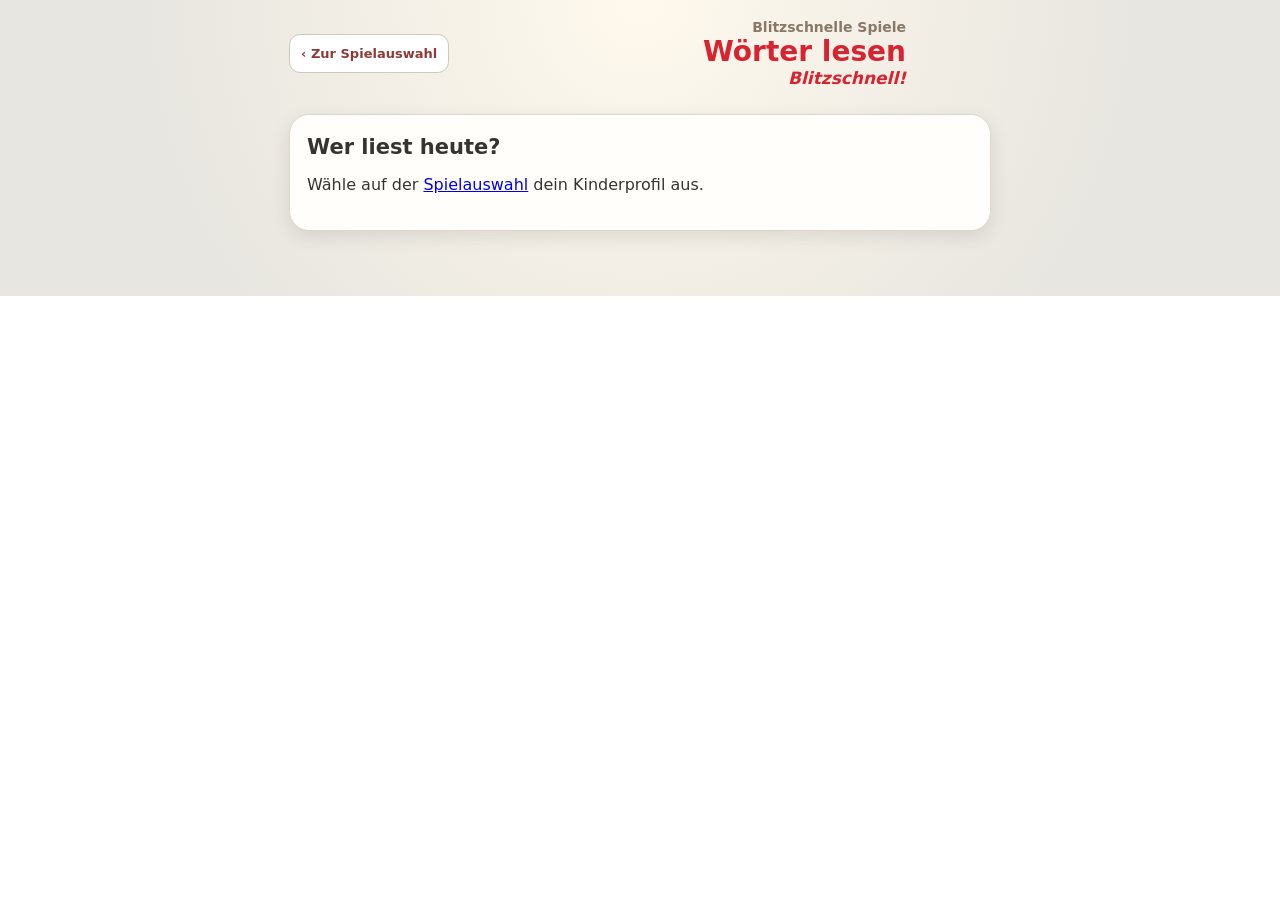
<file: woerterlesen/index.html>
<!doctype html><html lang="de"><head><meta charset="utf-8"><meta name="viewport" content="width=device-width,initial-scale=1"><meta name="theme-color" content="#f2eee5"><title>Wörter lesen – Blitzschnell!</title></head><body style="margin:0"><div id="blitzlesen-playable"></div>
<template id="blitzlesen-game-template"><style>*{box-sizing:border-box}:host{font-family:system-ui,-apple-system,'Segoe UI',sans-serif;color:#373430;background:#eeeae2}:host{margin:0;background:radial-gradient(circle at 50% 0%,#fff9ed,#e8e6e0 70%)}main{max-width:730px;margin:auto;padding:12px 14px 55px}header{display:flex;align-items:center;gap:20px;padding:7px 0 16px}.home{text-decoration:none;color:#8d3b38;background:white;border:1px solid #d0c8b9;border-radius:11px;padding:11px;font-weight:800;font-size:13px}.title{flex:1;text-align:right}.eyebrow{font-size:14px;color:#897768;font-weight:800}.title h1{font-size:30px;margin:0;color:#d82330}.title div:last-child{font-size:17px;font-style:italic;font-weight:750;color:#d82330}.profileBadge{font-size:13px;color:#68615a;margin:0 0 8px;text-align:right;font-weight:750}.panel{background:#fffefa;border:1px solid #ded6c9;border-radius:20px;padding:20px 17px;box-shadow:0 6px 18px #403a3220;margin:10px 0}.hide{display:none!important}h2{font-size:21px;margin:0 0 15px}.levels{display:grid;grid-template-columns:repeat(2,minmax(0,1fr));gap:9px;margin:14px 0}.level{font:inherit;border:2px solid #d9d0bf;background:#f7f3eb;border-radius:14px;padding:13px 8px;min-height:88px;font-size:15px;font-weight:800;text-align:center;cursor:pointer}.level small{display:block;font-weight:450;font-size:12px;color:#72685a;margin-top:5px}.level.selected{border-color:#db3341;background:#fff2f1}.start,.secondary,.smallbtn{font:inherit;font-weight:850;padding:12px 18px;border:0;border-radius:13px;cursor:pointer}.start{background:#d82330;color:#fff}.secondary,.smallbtn{background:#eee7db;color:#53483f}.muted{font-size:13px;line-height:1.5;color:#756e64}.stats{display:flex;justify-content:space-between;align-items:center;gap:12px;flex-wrap:wrap;font-size:14px}.stats #timer{font-size:24px;color:#d82330}.timerTrack{height:9px;background:#e5ddd2;border-radius:9px;overflow:hidden;margin:15px 0 22px}.timerFill{height:100%;width:100%;background:#d82330}.wordcard{margin:12px auto 26px;min-height:180px;display:flex;align-items:center;justify-content:center;text-align:center;background:#f7f3e9;border:2px solid #ddd3c1;border-radius:18px;font-size:clamp(34px,8vw,64px);font-weight:800;overflow-wrap:anywhere;padding:14px}.controls{display:grid;grid-template-columns:1fr;gap:12px;align-items:center}.backword{border:2px solid #d5cbba;background:#f4f0e6;border-radius:18px;min-height:110px;font:inherit;font-size:18px;font-weight:800;cursor:pointer}.next{border:0;color:#fff;background:#d82330;width:125px;height:125px;border-radius:100%;font:inherit;font-weight:900;font-size:20px;justify-self:center;cursor:pointer;box-shadow:0 5px 0 #a20d20}.next:disabled,.backword:disabled,.start:disabled,.secondary:disabled{opacity:.4;cursor:default}.counter{text-align:center;font-size:13px;color:#716961;margin:17px 0 0}.big{font-size:80px;color:#d82330;font-weight:900;line-height:1;text-align:center;margin:5px}.resultTreppenBox{margin:20px 0 18px}.resultTreppenBox h3{font-size:16px;margin:0 0 9px}.resultTreppenTrack{width:100%;background:#f1ece1;border:1px solid #e2dac8;border-radius:18px;min-height:56px;overflow:hidden;display:flex;align-items:stretch}.resultTreppenBar{display:flex;align-items:stretch;min-height:56px;border-radius:18px;overflow:hidden}.treppeGreen,.treppeYellow{display:flex;align-items:center;justify-content:center;font-weight:900;font-size:clamp(23px,6vw,34px);padding:8px 6px}.treppeGreen{background:linear-gradient(180deg,#69b94f,#4e9a34);color:#fff}.treppeYellow{background:linear-gradient(180deg,#f3d34d,#e3b92b);color:#5b4a00}.treppeSentence{font-size:15px;font-weight:800;text-align:center}.treppeLegend{display:flex;gap:18px;margin-top:9px;font-size:14px}.actions{display:flex;flex-wrap:wrap;gap:10px;border-top:1px solid #ddd5c9;margin-top:20px;padding-top:20px}.levelGroup{border-top:1px solid #e5ded2;padding:12px 0}.levelGroup h3{font-size:17px}.history{list-style:none;padding:0}.history li{padding:11px 0;border-bottom:1px solid #ebe3d7}.historyTop{display:flex;justify-content:space-between;align-items:start;gap:10px;font-size:14px}.historyMeta{font-size:12px;color:#786d62}.difficult{margin-top:22px;padding-top:12px;border-top:1px solid #dfd6c9}.difficultChip{display:inline-flex;align-items:center;gap:7px;padding:5px;background:#f6f0e8;border:1px solid #dfd4c5;border-radius:10px;margin:4px}.difficultChip button{font-size:12px;border:0;background:#eee0d0;border-radius:7px;padding:5px 7px;cursor:pointer}.smallbtn{margin-top:12px;font-size:13px}button:focus-visible,a:focus-visible{outline:3px solid #efbb45;outline-offset:2px}@media(max-width:420px){main{padding:9px}.panel{padding:15px 11px}.wordcard{min-height:140px}.next{height:105px;width:105px}.backword{min-height:95px;font-size:15px}.levels{gap:6px}.level{font-size:13px;padding:10px 5px}}:host{display:block;font-family:system-ui,sans-serif;color:#373430}select,input{font:inherit;font-size:16px;border:1px solid #cfc3b4;border-radius:10px;padding:11px;min-width:0;max-width:100%;background:#fffefa;color:#373430}select{width:100%;margin:8px 0}.addProfile{display:flex;gap:8px}.addProfile input{flex:1;width:50%}.profileChooser{margin-bottom:20px}.profileChooser label{font-weight:750}.actions button{flex:1;min-height:48px}#done{padding:12px}#resultsPanel .difficult{margin-top:0;border:0}button{touch-action:manipulation}main{padding-top:12px}header{padding-right:85px}.level small{line-height:1.4} .title h1{font-size:28px}</style><main><header><a class="home" href="../">‹ Zur Spielauswahl</a><div class="title"><div class="eyebrow">Blitzschnelle Spiele</div><h1>Wörter lesen</h1><div>Blitzschnell!</div></div></header><div class="profileBadge" id="profileBadge"></div><section id="profiles" class="panel hide"><h2>Wer liest heute?</h2><p>Wähle auf der <a href="../">Spielauswahl</a> dein Kinderprofil aus.</p></section><section id="setup" class="panel"><h2>Schwierigkeitsstufe wählen</h2><div id="levels" class="levels"></div><button id="start" class="start">Los geht's!</button><p class="muted">Wie viele Wörter schaffst du in einer Minute? Die Zeit beginnt nach „Los geht’s!“.</p></section><section id="playing" class="panel hide"><div class="stats"><strong id="playedlevel"></strong><span>Gelesene Wörter: <b id="count">0</b></span><strong id="timer">1:00</strong></div><div class="timerTrack"><div class="timerFill" id="progress"></div></div><div class="wordcard" id="word">es</div><div class="controls"><button id="next" class="next">Weiter</button></div><div class="counter">Wörter im Vorrat: <strong id="left"></strong></div></section><section id="done" class="panel hide"><p class="eyebrow">Dein Raketenflug</p><div id="rocketMount"></div><p class="muted" id="saved"></p><p class="muted" id="restartWait">Gleich kannst du neu starten.</p><div class="actions"><button id="again" class="start" disabled>Neue Runde starten</button><button id="choose" class="secondary" disabled>Stufe wechseln</button></div></section><section class="panel" id="resultsPanel"><section class="difficult"><h2>Wörter zum Wiederholen</h2><p class="muted">Hier sammeln sich Wörter, für die mehr Zeit gebraucht wurde – getrennt nach Kind und Stufe.</p><div id="difficultWords"></div></section></section></main></template>
<template id="blitzlesen-rocket-template"><style>
*{box-sizing:border-box}:host{margin:0;background:#090720;color:#fff7f0;font-family:system-ui,sans-serif}main{max-width:650px;margin:auto;padding:20px 14px 28px}header{padding:0 5px 15px}.eyebrow{font-size:11px;letter-spacing:.16em;color:#c2b4eb;font-weight:750;text-transform:uppercase}h1{margin:5px 0;font-size:29px;letter-spacing:-.8px}header p{font-size:14px;color:#c6bfdf;margin:5px 0}.panel{background:#201c42;border:1px solid #4e426c;border-radius:19px;padding:14px}.fields{display:grid;grid-template-columns:1fr 1fr 1fr;gap:9px}label{font-size:12px;color:#ddd2ef;display:block}input{width:100%;font:750 23px system-ui;color:#fff;background:#110f2b;border:1px solid #73628f;border-radius:10px;min-height:49px;padding:9px;margin-top:6px}button{cursor:pointer;touch-action:manipulation;min-height:49px;font:800 16px system-ui;border:0;border-radius:12px}.start{width:100%;margin-top:12px;color:#542100;background:linear-gradient(#ffcf70,#ff9c35);box-shadow:0 3px 0 #a55522}.quick{display:flex;gap:8px;margin-top:11px}.quick button{flex:1;min-height:34px;font-size:12px;background:#373057;color:#eee4ff}#error{color:#ffe09c;font-size:13px;margin-top:8px}.hint{font-size:12px;color:#bdb1cf;margin:9px 0 0}.map{position:relative;width:100%;aspect-ratio:420/600;margin-top:17px;border-radius:23px;overflow:hidden;background:#12103b url('[data-uri]') center/cover;isolation:isolate;border:1px solid #564a79;scroll-margin-top:8px}.map:before{content:'';position:absolute;inset:0;background:linear-gradient(#0c063618,transparent 25%,transparent 80%,#13052d66)}#scene{position:absolute;width:100%;height:100%;overflow:visible}.route-shadow{fill:none;stroke:#0b082d88;stroke-width:13;stroke-linecap:round}.route{fill:none;stroke:#fff7e7;stroke-width:4;stroke-dasharray:7 10;stroke-linecap:round;opacity:.9}#travel{fill:none;stroke:#b8f293;stroke-width:6;stroke-linecap:round;filter:drop-shadow(0 0 4px #8cff82);opacity:.9}.station circle{fill:url(#badge);stroke:#fff4ca;stroke-width:3;filter:drop-shadow(0 3px 3px #08012488)}.station text{font:900 15px system-ui;fill:#fff;text-anchor:middle;dominant-baseline:central;paint-order:stroke;stroke:#c8711c;stroke-width:1px}.station.finished circle{fill:url(#reached)}#bestMarker circle{fill:#26184a;stroke:#eddcff;stroke-width:2}#bestMarker text{fill:#fff;font:700 11px system-ui;text-anchor:middle}#ship{position:absolute;top:0;left:0;width:0;height:0;z-index:4;will-change:transform}#rocketSvg{position:absolute;width:72px;height:130.5px;left:-36px;top:-39.15px;overflow:visible;filter:drop-shadow(1px 5px 5px #0008)}#count{font:900 28px system-ui;fill:white;text-anchor:middle;paint-order:stroke;stroke:#073148;stroke-width:1px}#flame{opacity:0;transform-origin:80px 192px}.flying #flame{opacity:1;animation:flame .11s infinite alternate}@keyframes flame{from{transform:scale(.85,.8)}to{transform:scale(1.15,1.2)}}#resultBubble{position:absolute;z-index:6;transform:translate(-50%,-50%);background:#fff8e7;color:#36204d;border:2px solid #ffce76;box-shadow:0 4px 16px #10032488;border-radius:14px;padding:6px 10px;font-size:13px;font-weight:850;white-space:nowrap;opacity:0}.map-caption{position:absolute;left:8px;right:8px;bottom:8px;font-size:11px;color:#f5e6ff;text-align:center;text-shadow:0 1px 5px #000}#puffs{position:absolute;inset:0;width:100%;height:100%;pointer-events:none;z-index:3}.summary{margin-top:13px;text-align:center;background:#231c43;border:1px solid #4c3d6c;padding:15px;border-radius:16px;min-height:83px}.summary strong{display:block;font-size:21px}.summary p{margin:6px 0 0;font-size:13px;color:#dacfea}.legend{display:flex;justify-content:center;flex-wrap:wrap;gap:12px;font-size:11px;color:#cbbde2;margin:12px 0}.dot{display:inline-block;width:9px;height:9px;border-radius:50%;background:#b2ed86;margin-right:4px}.yellow{background:#ffd266}.foot{font-size:12px;text-align:center;color:#b4a6cc;line-height:1.6}details{margin-top:12px;font-size:12px;color:#cbbde2}summary{cursor:pointer;padding:8px}details p{line-height:1.6;padding:0 8px}@media(max-width:370px){main{padding:14px 9px}.fields{gap:6px}label{font-size:11px}h1{font-size:27px}}

#ship{width:0;height:0}#mascot{position:absolute;left:-56px;top:-65px;width:112px;height:130px;filter:drop-shadow(1px 4px 3px #050321aa)}#count{position:absolute;left:-37px;top:-13px;min-width:31px;height:26px;display:flex;align-items:center;justify-content:center;font:900 19px system-ui;color:white;background:#2e185ccc;border:2px solid #fff5;border-radius:13px;z-index:3;transform-origin:50% 50%}#engineFire{position:absolute;left:-16px;top:37px;width:31px;height:65px;transform-origin:50% 0;background:linear-gradient(#fff5aa,#ffc43c 35%,#ff8d25 65%,#ff9c0000);clip-path:polygon(20% 0,80% 0,100% 40%,75% 38%,55% 100%,25% 60%,0 45%);filter:drop-shadow(0 0 6px #ffe18b);opacity:0;z-index:-1}.flying #engineFire{opacity:1;animation:engine .12s infinite alternate}@keyframes engine{from{transform:scale(.9,.8)}to{transform:scale(1.1,1.1)}}.voiceSwitch{display:flex;align-items:center;gap:8px;margin-top:14px;font-size:13px;color:#f6edff}.voiceSwitch input{width:20px;min-height:20px;margin:0;accent-color:#a7dd80}.feedback{display:flex;align-items:center;gap:8px;padding:9px 12px;margin-top:12px;border:1px solid #605077;border-radius:17px;background:#261d43}.feedback>div{flex:1}.feedback canvas{width:125px;height:150px;flex:none}.feedback p{font-size:14px;line-height:1.5;color:#fff5e8;margin:4px 0 10px}#speakAgain{font-size:13px;min-height:42px;background:#ffce76;color:#4e2a24;padding:8px 14px}#audioStatus{font-size:11px;color:#c9bce4;margin:5px 0}@media(max-width:370px){.feedback canvas{width:95px;height:120px}.feedback{padding:9px}.feedback p{font-size:13px}}

.map{aspect-ratio:420/620;background:#0b1032;max-height:none}#world{position:absolute;inset:0;width:100%;height:100%}.horizon{position:absolute;top:12px;left:0;right:0;text-align:center;pointer-events:none;color:#e8d9ff;text-shadow:0 1px 8px #1b044f}.horizon span{font-size:10px;letter-spacing:.2em;display:block}.horizon strong{font-size:13px}#focusLabel{position:absolute;left:0;right:0;bottom:42px;text-align:center;font-size:13px;font-weight:750;color:#fff1d6;pointer-events:none}#instant{width:100%;margin-top:9px;min-height:39px;font-size:13px;color:#f4eaff;background:#443259;border:1px solid #705684}#ship{transition:none}#mascot{left:-60px;top:-74px;width:120px;height:143px}#count{left:-37px;top:-17px;font-size:18px}.feedback p{font-size:16px;line-height:1.6}.feedback>div{padding-right:4px}

.fields,.scope{display:grid;grid-template-columns:1fr 1fr;gap:10px}.scope{margin-bottom:11px}.scope input,.scope select{font:650 15px system-ui;min-height:45px}.scope select{width:100%;background:#110f2b;border:1px solid #73628f;border-radius:10px;color:white;padding:9px;margin-top:6px}.bestSummary{padding:10px 0 13px;color:#ffe09b;font-size:14px;font-weight:750}.history{margin-top:14px;background:#211b3b;border:1px solid #55446d;border-radius:16px;padding:15px}.history h2{font-size:17px;margin:0 0 11px}.history .entry{padding:10px 0;border-top:1px solid #53425e;font-size:14px;display:flex;justify-content:space-between;gap:12px}.entry small{font-size:11px;color:#cbbde2;display:block;margin-top:4px}.entry b{font-size:20px;white-space:nowrap}.empty{color:#bdb0cc;font-size:13px}#saveStatus{font-size:12px;color:#b7dfa2;margin:12px 0 0}#mapRecords{position:absolute;top:12px;right:10px;z-index:7;max-width:147px;border:1px solid #c9a8ee77;border-radius:12px;background:#140e32d9;padding:8px 10px;font-size:11px;pointer-events:none}#mapRecords strong{font-size:12px;color:#ffe1a0;display:block;margin-bottom:5px}#mapRecords .record{display:grid;grid-template-columns:16px auto;gap:0 5px;padding:4px 0;color:#fff}#mapRecords .record small{grid-column:2;font-size:9px;color:#cbbadd}#mapRecords .none{color:#cbbadd;font-size:10px}.history h2 + div:empty{display:none}
#mapRecords{max-width:177px}#mapRecords .record{font-size:12px;grid-template-columns:13px auto;gap:1px 4px}#mapRecords .record .repeat{grid-column:2;color:#fff2c9;font-size:11px}#mapRecords .record small{margin-top:2px}.summary p{font-size:17px;color:#ffe09d}.legend{font-size:12px}.history .entry{flex-wrap:wrap}.entry b{font-size:17px;white-space:normal}#ship{z-index:5}#rocketBody{position:absolute;left:0;top:0;width:0;height:0;z-index:1;will-change:transform}#mascot{left:-45px;top:-72px;width:90px;height:145px}#count{left:-16px;top:-13px;min-width:32px;height:26px}#rider{position:absolute;left:-22px;top:-76px;width:70px;height:94px;z-index:2;filter:drop-shadow(0 2px 2px #08041e88);pointer-events:none}#engineFire{left:-15px;top:58px;width:30px;height:60px}#ship > #count{z-index:4}#recordDots{position:absolute;inset:0;z-index:6;pointer-events:none}.best-dot{position:absolute;width:16px;height:16px;border:2px solid #fff7ec;border-radius:50%;transform:translate(-50%,-50%);box-shadow:0 1px 5px #090720cc}.best-dot[hidden]{display:none}main{padding:0;max-width:none}.map{margin-top:0}:host{display:block;background:#090720;color:#fff7f0;padding:12px;border-radius:18px}</style><main><div id="error" hidden=""></div><div id="bestSummary" hidden=""></div><input id="repeats" type="hidden" value="0"><input id="words" type="hidden" value="0"><input id="level" type="hidden" value="0"><input id="profile" type="hidden" value="0"><section id="map" class="map" aria-label="Perspektivische Planetenkarte, der erreichte Wortbereich liegt im Vordergrund"><div id="mapRecords" aria-label="Drei beste gespeicherte Ergebnisse"></div><div id="recordDots" aria-label="Farbige Markierungen der drei besten Ergebnisse"></div><canvas id="world" aria-label="Mitwandernde Flugstrecke bis zum Sternentor bei 100 Wörtern"></canvas><div class="horizon"><span>STERNENTOR</span><strong>100 Wörter</strong></div><div id="ship"><div id="rocketBody"><div id="engineFire"></div><canvas id="mascot" aria-label="Rakete, Spitze folgt der Fluglinie"></canvas></div><span id="count">35</span><canvas id="rider" aria-label="Würstchen sitzt aufrecht in Flugrichtung, mit passenden Rücken- und Seitenansichten"></canvas></div></section><div class="legend"><span>★ Drei beste Ergebnisse</span></div><div id="result" class="summary" role="status" aria-live="polite"><strong>Bereit zum Abheben?</strong><p>Die Rakete hält genau bei deiner Wortzahl.</p></div><div class="feedback"><canvas id="bigMascot" aria-hidden="true"></canvas><div><p id="readingText">Dein Lesetext erscheint hier nach dem Flug.</p></div></div><section class="history"><h2>Die letzten drei Ergebnisse</h2><div id="recent"></div><p id="saveStatus" role="status"></p></section></main></template>
<script>
(()=>{const app=document.getElementById("blitzlesen-playable").attachShadow({mode:"open"});app.append(document.getElementById("blitzlesen-game-template").content.cloneNode(true));
 'use strict';
const rows=[
 ['Laub','Basteln','Spinnennetz','Strohballen'],['Blätterregen','Schals','Hexe','Eulen'],['Kürbis','Mütze','Vampir','Herbststimmung'],['Herbststurm','Spaziergang','Geisterhaus','Halloweenmaske'],['Eicheln','Blätterhaufen','Gruselparty','Monster'],['Kastanien','Herbstsonne','Zombiekostüm','Zaubertrank'],['Drachensteigen','Eichhörnchen','Hexenbesen','Spukhaus'],['Igel','Raben','Kürbisschnitzen','Jahreszeit'],['Pilze','Waldspaziergang','Süßes oder Saures','Geisterstunde'],['Nebel','Regenguss','Bonbons','Feuerkorb'],['Regenschirm','Windjacke','Apfelkuchen','Herbstblumen'],['Regentropfen','Gummistiefel','Kürbisernte','Dämmerung'],['Wind','Pfützen','Feste','Herbstnebel'],['Rote Blätter','Laternenfest','Nebelschwaden','Elstern'],['Gelbe Blätter','Pilzsammler','Herbstwind','Buntes Laub'],['Herbstferien','Herbstlaub','Waldtiere','Teezeit'],['Heißer Kakao','Zwiebelkuchen','Erntewagen','Laternenumzug'],['Vogelschwarm','Laterne','Zeitumstellung','Sturmwind'],['Windmühle','Vogelscheuche','Backen','Krähen'],['Kaminfeuer','Kürbisgesicht','Feuerstellen','Kuscheln'],['Ernte','Gruselkostüm','Stockbrot','Gemütlichkeit'],['Apfelernte','Gespenst','Kerzenschein','Sammeln'],['Oktoberfest','Skelett','Kürbisfeld','Spukgeschichte'],['Kürbissuppe','Fledermaus','Herbstfarben','Kälte'],['Erntedankfest','Spinne','Laubhaufen','Heu']
];
const autumnWords=[0,1,2,3].flatMap(c=>rows.map(r=>r[c]));
const easyWords=['es','ihn','ich','schon','wir','bin','mich','ins','so','konnte','Katze','Hund','mein','war','waren','kann','wie','sagt','geht','mit','sie','Frau','kam','weil','ein','und','kleine','hatte','Schule','mir','einem','eines','nach','zum','auch','haben','Mutter','dann','ist','den','jetzt','ganz','sind','als','der','ihr','Vater','vor','alle','er','da','sah','zu','von','am','das','Weg','immer','uns','ans','hat','aber','meine','Tag','Hause','mehr','vom','in','ja','nicht','sagte','wieder','die','gehen','habe','eine','einen','um','sein','will','man','wollte','sehr','bei','noch','Haus','einer','sich','auf','doch','im','dem','wenn','denn','an','einmal','Mann','ging','dass','du'];
const modes=[{label:'Ultraleicht 1',words:easyWords,shuffle:false,hint:'Alltagswörter · Wiederholwörter eingestreut'},{label:'Ultraleicht 2',words:easyWords,shuffle:true,hint:'Dieselben Alltagswörter, neu gemischt'},{label:'Herbst · Stufe 1',words:autumnWords,shuffle:false,hint:'Herbstwörter · Wiederholwörter eingestreut'},{label:'Herbst · Stufe 2',words:autumnWords,shuffle:true,hint:'Herbstwörter, neu gemischt'}];
const $=id=>app.getElementById(id),PK='blitzlesen-local-profiles-v1',AK='blitzspiele-active-profile-v1';const ROUND_MS=60000;let roundMarked=new Set(),roundConfirmed=new Set();let profile=null,level=0,order=[],index=0,score=0,repeats=0,endTime=0,tick=null,ended=true,unlock=null;
let storageReadable=true;
function readProfiles(){try{const rows=JSON.parse(localStorage.getItem(PK)||'[]');if(!Array.isArray(rows))throw Error('Ungültige Profile');storageReadable=true;return rows}catch(e){storageReadable=false;return []}}
function current(){try{const id=localStorage.getItem(AK);return readProfiles().find(p=>p.id===id&&p.id!=='previous-results')||null}catch(e){storageReadable=false;return null}}
function saveProfile(){if(!profile)return false;const rows=readProfiles();if(!storageReadable)return false;const i=rows.findIndex(p=>p.id===profile.id);if(i<0)return false;syncDifficult();rows[i]=profile;try{localStorage.setItem(PK,JSON.stringify(rows));return true}catch(e){return false}}
function show(id){['profiles','setup','playing','done'].forEach(n=>$(n).classList.toggle('hide',n!==id));$('resultsPanel').classList.toggle('hide',id==='playing'||id==='profiles')}
function shuffle(a){const b=[...a];for(let i=b.length-1;i>0;i--){const j=Math.floor(Math.random()*(i+1));[b[i],b[j]]=[b[j],b[i]]}return b}
function save(){if(!profile)return;const now=new Date(),date=now.toLocaleDateString('de-DE',{day:'2-digit',month:'2-digit',year:'numeric'}),time=now.toLocaleTimeString('de-DE',{hour:'2-digit',minute:'2-digit'});profile.results.unshift({date,time,timestamp:now.getTime(),metricsVersion:3,level,label:modes[level].label,count:score,durationMs:ROUND_MS,id:now.getTime().toString(36)+'-'+Math.random().toString(36).slice(2)});$('saved').textContent=saveProfile()?`Ergebnis für ${profile.name} gespeichert.`:'Speichern war hier nicht möglich.';renderHistory()}
function stageResults(){return profile.results.filter(a=>a&&(a.label===modes[level].label||(!a.label&&Number(a.level)===level))&&(!a.durationMs||a.durationMs===ROUND_MS)&&Number.isInteger(a.count)&&a.count>=0&&a.count<=100)}
function recordTime(a){if(Number.isFinite(a.timestamp)&&a.timestamp>0)return new Date(a.timestamp).toISOString();const m=String(a.date||'').match(/(\d{1,2})\.(\d{1,2})\.(\d{4})/);if(m){const [h='0',min='0']=String(a.time||'').split(':');const date=new Date(+m[3],+m[2]-1,+m[1],+h,+min);if(Number.isFinite(date.getTime()))return date.toISOString()}return new Date(0).toISOString()}
function rocketRows(){return stageResults().map((a,i)=>({total:a.count,repeated:0,legacy:false,at:recordTime(a),id:a.id||String(a.timestamp)+'-'+i}))}
function renderHistory(){if(!profile)return;const attempts=stageResults();$('playedlevel').textContent=modes[level].label;app.querySelectorAll('.level').forEach((b,l)=>{const rows=profile.results.filter(r=>r&&(r.label===modes[l].label||(!r.label&&Number(r.level)===l))&&(!r.durationMs||r.durationMs===ROUND_MS));b.querySelector('small').textContent=modes[l].hint+(rows.length?' · Bestwert: '+Math.max(...rows.map(r=>r.count)):'')});renderDifficult()}
function ensureDifficultScopes(){if(profile.difficultByLevel&&typeof profile.difficultByLevel==='object'&&!Array.isArray(profile.difficultByLevel))return;const old=Array.isArray(profile.difficultWords)?profile.difficultWords.filter(w=>typeof w==='string'):[];profile.difficultByLevel={};for(let i=0;i<modes.length;i++)profile.difficultByLevel[i]=old.filter(w=>modes[i].words.includes(w));profile.difficultLegacyWords=old.filter(w=>!modes.some(m=>m.words.includes(w)))}
function syncDifficult(){ensureDifficultScopes();profile.difficultWords=[...new Set([...(profile.difficultLegacyWords||[]),...Object.values(profile.difficultByLevel).flat().filter(w=>typeof w==='string')])]}
function difficultList(){ensureDifficultScopes();return Array.isArray(profile.difficultByLevel[level])?profile.difficultByLevel[level]:[]}
function renderDifficult(){const host=$('difficultWords');host.replaceChildren();const title=document.createElement('p');title.className='muted';title.textContent=modes[level].label;host.append(title);const list=difficultList();if(!list.length){const empty=document.createElement('p');empty.textContent='Noch keine Wörter zum Wiederholen gesammelt.';host.append(empty);return}for(const word of list){const chip=document.createElement('span');chip.className='difficultChip';const label=document.createElement('span');label.textContent=word;const btn=document.createElement('button');btn.textContent='Entfernen';btn.addEventListener('click',()=>{profile.difficultByLevel[level]=difficultList().filter(w=>w!==word);saveProfile();renderDifficult()});chip.append(label,btn);host.append(chip)}}
function remember(word){const list=difficultList();if(!list.includes(word))list.push(word);profile.difficultByLevel[level]=list;saveProfile()}
// Timing is a repetition aid, not a reading-error measurement.
let wordShownAt=null,wordInterrupted=false,wordFrame=0,wordFrame2=0;
function timingScope(){ensureDifficultScopes();if(!profile.readingTimingByLevel||typeof profile.readingTimingByLevel!=='object'||Array.isArray(profile.readingTimingByLevel))profile.readingTimingByLevel={};let scope=profile.readingTimingByLevel[level];if(!scope||typeof scope!=='object'||Array.isArray(scope))scope=profile.readingTimingByLevel[level]={samples:[],words:{}};if(!Array.isArray(scope.samples))scope.samples=[];if(!scope.words||typeof scope.words!=='object'||Array.isArray(scope.words))scope.words={};return scope;}
function wordUnits(word){return 4+Array.from(word||'').length;}
function timingLimit(word){const samples=timingScope().samples.filter(x=>Number.isFinite(x)&&x>=80&&x<=5000);let factor=1;if(samples.length>=8){const sorted=[...samples].sort((a,b)=>a-b),mid=Math.floor(sorted.length/2),median=sorted.length%2?sorted[mid]:(sorted[mid-1]+sorted[mid])/2;factor=Math.max(.85,Math.min(2.5,median/300));}return Math.min(25000,Math.max(5000,wordUnits(word)*600*factor));}
function cancelWordClock(){cancelAnimationFrame(wordFrame);cancelAnimationFrame(wordFrame2);wordShownAt=null;}
function displayWord(){cancelWordClock();$('word').textContent=order[index];wordInterrupted=document.visibilityState==='hidden';$('next').disabled=true;const position=index;wordFrame=requestAnimationFrame(()=>{wordFrame2=requestAnimationFrame(()=>{if(ended||position!==index)return;wordShownAt=performance.now();$('next').disabled=false;});});}
function observeWord(completed){if(wordShownAt===null||wordInterrupted||document.visibilityState==='hidden'||index>=order.length)return;const word=order[index],elapsed=performance.now()-wordShownAt,scope=timingScope(),limit=timingLimit(word);if(!Number.isFinite(elapsed)||elapsed<250||(!completed&&elapsed<limit))return;const key='w:'+word;const previous=scope.words[key];const evidence=previous&&typeof previous==='object'?previous:{slow:0,quick:0};if(elapsed>=limit){evidence.slow=(Number(evidence.slow)||0)+1;evidence.quick=0;const list=difficultList();if(!list.includes(word))list.push(word);profile.difficultByLevel[level]=list;}else if(completed){evidence.quick=(Number(evidence.quick)||0)+1;if(evidence.quick>=2){profile.difficultByLevel[level]=difficultList().filter(w=>w!==word);evidence.slow=0;}}if(completed&&elapsed<=25000){scope.samples.push(elapsed/wordUnits(word));scope.samples=scope.samples.filter(x=>Number.isFinite(x)&&x>=80&&x<=5000).slice(-30);}scope.words[key]=evidence;saveProfile();}
function readingOrder(words){const pool=new Set(difficultList());const review=words.filter(w=>pool.has(w)),fresh=words.filter(w=>!pool.has(w)),output=[];while(fresh.length||review.length){for(let i=0;i<3&&fresh.length;i++)output.push(fresh.shift());if(review.length)output.push(review.shift());}return output;}
function start(){profile=current();if(!profile){show('profiles');return}clearTimeout(unlock);clearInterval(tick);const m=modes[level];order=readingOrder(m.shuffle?shuffle(m.words):[...m.words]);index=0;score=0;repeats=0;roundMarked=new Set();roundConfirmed=new Set();rocket.reset();ended=false;endTime=performance.now()+ROUND_MS;$('count').textContent=0;$('left').textContent=order.length;$('playedlevel').textContent=m.label;$('timer').textContent='1:00';$('progress').style.width='100%';show('playing');$('playing').scrollIntoView({block:'start',behavior:'smooth'});displayWord();tick=setInterval(update,75)}
function update(){if(ended)return;const left=Math.max(0,endTime-performance.now());$('timer').textContent=Math.floor(Math.ceil(left/1000)/60)+':'+String(Math.ceil(left/1000)%60).padStart(2,'0');$('progress').style.width=(left/ROUND_MS*100)+'%';if(left<=0)finish()}
function next(){if(ended||wordShownAt===null)return;if(performance.now()>=endTime){finish();return}observeWord(true);cancelWordClock();roundConfirmed.add(index);score++;index++;$('count').textContent=score;$('left').textContent=Math.max(0,order.length-index);if(index>=order.length){finish();return}displayWord()}
function finish(){if(ended)return;observeWord(false);ended=true;cancelWordClock();clearInterval(tick);$('next').disabled=true;$('timer').textContent='0:00';$('progress').style.width='0%';const prior=stageResults();const best=prior.length?Math.max(...prior.map(a=>a.count)):null;score=index;save();show('done');$('restartWait').textContent='Deine Rakete startet bei 0.';$('again').disabled=true;$('choose').disabled=true;rocket.launch(score,0,best,rocketRows());unlock=setTimeout(()=>{$('again').disabled=false;$('choose').disabled=false;$('restartWait').textContent='Du kannst eine neue Runde beginnen.'},3000)}
document.addEventListener('visibilitychange',()=>{if(!ended&&document.visibilityState==='hidden')wordInterrupted=true;});
const host=$('levels');modes.forEach((m,i)=>{const b=document.createElement('button');b.className='level'+(i===0?' selected':'');b.innerHTML='<span></span><small></small>';b.querySelector('span').textContent=m.label;b.querySelector('small').textContent=m.hint;b.addEventListener('click',()=>{level=i;app.querySelectorAll('.level').forEach((n,j)=>n.classList.toggle('selected',j===i));renderHistory()});host.append(b)});
$('start').addEventListener('click',start);$('next').addEventListener('click',next);$('again').addEventListener('click',start);$('choose').addEventListener('click',()=>show('setup'));

window.addEventListener('pagehide',()=>{if(!ended)finish()});
const scene=$('rocketMount').attachShadow({mode:'open'});scene.append(document.getElementById('blitzlesen-rocket-template').content.cloneNode(true));const rocket=(()=>{const BEST_COLORS=['#ff626e','#ffd454','#65df99'];
function repeatText(n,legacy=false){return n+(legacy?' Wiederholungen*':n===1?' Wort wiederholt':' Wörter wiederholt')}

'use strict';const $=id=>scene.getElementById(id),map=$('map'),ship=$('ship'),canvas=$('world'),ctx=canvas.getContext('2d');let current=0,focus=0,scale=1,raf=0,run=0;
const backdrop=new Image();backdrop.src='[data-uri]';backdrop.onload=()=>render();
function worldX(n){return 210+Math.sin(n*.115-.5)*108}
function project(n,x=worldX(n)){const depth=(n-focus)*14,z=510+depth;if(z<160)return null;const k=510/z;return {x:210+(x-210)*k,y:475-depth*k*.99,s:k,depth}}
function circle(x,y,r,fill){ctx.fillStyle=fill;ctx.beginPath();ctx.arc(x,y,r,0,Math.PI*2);ctx.fill()}
function planet(n,x,r,color){let p=project(n,x);if(!p||p.y>660||p.y<50)return;const size=r*p.s,g=ctx.createRadialGradient(p.x-size*.3,p.y-size*.4,1,p.x,p.y,size);g.addColorStop(0,color);g.addColorStop(.6,color);g.addColorStop(1,'#14132f');ctx.globalAlpha=Math.min(1,Math.max(.2,p.s));circle(p.x,p.y,size,g);ctx.strokeStyle='#ffffff38';ctx.lineWidth=1;ctx.beginPath();ctx.ellipse(p.x,p.y,size*1.4,size*.24,-.3,0,7);ctx.stroke();ctx.globalAlpha=1}
function render(){ctx.clearRect(0,0,420,620);let sky=ctx.createLinearGradient(0,0,0,620);sky.addColorStop(0,'#070720');sky.addColorStop(.5,'#171441');sky.addColorStop(1,'#344563');ctx.fillStyle=sky;ctx.fillRect(0,0,420,620);if(backdrop.complete&&backdrop.naturalWidth){ctx.globalAlpha=.25;ctx.drawImage(backdrop,0,0,420,620);ctx.globalAlpha=1}
for(let i=0;i<65;i++){let x=(i*117.4)%420,y=(i*71.3)%360;circle(x,y,i%8===0?1.4:.6,'#f7dca6')}
// A ground plane converging toward a distant vanishing point.
let glow=ctx.createRadialGradient(210,480,20,210,480,330);glow.addColorStop(0,'#756bba44');glow.addColorStop(1,'#a5bff000');ctx.fillStyle=glow;ctx.fillRect(0,100,420,520);
for(let x=-700;x<=1000;x+=100){const a=project(focus-18,x),b=project(110,x);if(a&&b){ctx.strokeStyle='#c2a8ef14';ctx.lineWidth=1;ctx.beginPath();ctx.moveTo(a.x,a.y);ctx.lineTo(b.x,b.y);ctx.stroke()}}
for(let n=Math.max(0,focus-15);n<=110;n+=5){let a=project(n,-800),b=project(n,1200);if(a&&b){ctx.strokeStyle='#c2a8ef14';ctx.lineWidth=1;ctx.beginPath();ctx.moveTo(a.x,a.y);ctx.lineTo(b.x,b.y);ctx.stroke()}}
planet(focus+14,45,35,'#f68c49');planet(focus+38,345,48,'#57dea0');planet(focus+65,42,45,'#bc69ee');planet(focus+80,355,30,'#60d9ff');
// Distant sections first, near sections last; station size follows depth.
for(let n=99.8;n>=Math.max(0,focus-13);n-=.2){let a=project(n),b=project(n+.23);if(!a||!b||a.y>630)continue;let nearAlpha=Math.min(1,Math.max(.08,(n-focus+14)/10));ctx.globalAlpha=nearAlpha;ctx.strokeStyle=n<=current?'#b8f098':'#fff3cd';ctx.lineWidth=Math.max(1.2,5*a.s);if(n<=current||Math.floor(n*1.2)%2===0){ctx.beginPath();ctx.moveTo(a.x,a.y);ctx.lineTo(b.x,b.y);ctx.stroke()}}ctx.globalAlpha=1;
const gate=project(100);if(gate){const gx=gate.x,gy=gate.y,rad=42*gate.s;const title=scene.querySelector('.horizon');title.style.left=(gx*scale)+'px';title.style.right='auto';title.style.top=((gy-rad-42)*scale)+'px';title.style.width='130px';title.style.transform='translateX(-50%)';let aura=ctx.createRadialGradient(gx,gy,rad*.3,gx,gy,rad*2.5);aura.addColorStop(0,'#91e9ff77');aura.addColorStop(1,'#8261ff00');ctx.fillStyle=aura;ctx.fillRect(gx-rad*3,gy-rad*3,rad*6,rad*6);ctx.lineWidth=Math.max(2,6*gate.s);ctx.strokeStyle='#e3c7ff';ctx.beginPath();ctx.ellipse(gx,gy,rad*.72,rad,0,0,7);ctx.stroke();ctx.strokeStyle='#85edff';ctx.lineWidth=Math.max(1,3*gate.s);ctx.beginPath();ctx.ellipse(gx,gy,rad*.53,rad*.82,0,0,7);ctx.stroke();ctx.fillStyle='#e6dbff';ctx.textAlign='center';ctx.font='700 '+Math.max(11,16*gate.s)+'px system-ui';ctx.fillText('100',gx,gy+rad+17)}
for(let n=95;n>=0;n-=5){const p=project(n);if(!p||p.y>590||n<focus-9)continue;const r=18*p.s;ctx.globalAlpha=n<focus-3?.38:1;circle(p.x,p.y,r,'#160e3e');ctx.lineWidth=Math.max(1,2.5*p.s);ctx.strokeStyle=n<=current?'#c6f29d':'#ffd67c';ctx.stroke();const gradient=ctx.createLinearGradient(0,p.y-r,0,p.y+r);gradient.addColorStop(0,n<=current?'#b8e98a':'#ffc95e');gradient.addColorStop(1,n<=current?'#568b48':'#d67a38');circle(p.x,p.y,r-2*p.s,gradient);ctx.fillStyle='#fff';ctx.font='850 '+Math.max(10,18*p.s)+'px system-ui';ctx.textAlign='center';ctx.textBaseline='middle';ctx.fillText(n,p.x,p.y);ctx.globalAlpha=1}
const records=topThree(),rocketPos=project(current);records.forEach((record,i)=>{const dot=$('recordDots').children[i];if(!dot)return;const q=project(record.total);if(!q||q.y<25||q.y>615){dot.hidden=true;return}dot.hidden=false;const tied=records.filter(r=>r.total===record.total),tieIndex=records.slice(0,i).filter(r=>r.total===record.total).length;let offset=(tieIndex-(tied.length-1)/2)*18;if(rocketPos&&Math.abs(q.y-rocketPos.y)*scale<70&&Math.abs(q.x-rocketPos.x)*scale<50)offset-=38;dot.style.left=(q.x*scale+offset)+'px';dot.style.top=(q.y*scale)+'px';dot.dataset.total=record.total});
const p=project(current);if(p){const before=project(Math.max(0,current-.2)),after=project(Math.min(100,current+.2));const heading=Math.atan2(after.x-before.x,-(after.y-before.y))*180/Math.PI;ship.style.transform=`translate(${p.x*scale}px,${p.y*scale}px)`;$('rocketBody').style.transform=`rotate(${heading}deg)`;$('count').style.transform='none';$('count').style.left=(Math.sin(heading*Math.PI/180)*10-16)+'px';$('count').style.top=(-Math.cos(heading*Math.PI/180)*10-13)+'px';$('rider').style.left=(-35-Math.sin(heading*Math.PI/180)*12)+'px';drawRiderView(heading);ship.dataset.heading=heading.toFixed(3)}map.dataset.focus=String(focus);map.dataset.current=String(current)}
function layout(){if(!map.clientWidth)return;scale=map.clientWidth/420;const d=Math.min(devicePixelRatio||1,2);canvas.width=420*scale*d;canvas.height=620*scale*d;ctx.setTransform(scale*d,0,0,scale*d,0,0);render()}
let lastNearBestMessage=-1;
function nearBestMessages(total,best){const gap=best-total,missing=gap===1?'ein Wort':gap+' Wörter',w=total===1?'ein Wort':total+' Wörter';return [
'Ganz nah dran! Nur noch '+missing+' bis zu deinem Bestwert. Toll gelesen!',
'Dein Flug heute war spitzenklasse! Du bist fast bei deinem Bestwert angekommen.',
w+' geschafft! Dein Bestwert liegt bei '+best+'. Das war richtig knapp!',
'Deine Rakete ist ganz nah an deinen Bestwert herangeflogen. Prima gemacht!',
'Nur '+missing+' '+(gap===1?'fehlt':'fehlen')+' bis zu deinem Bestwert. Das kleine Würstchen freut sich über diesen tollen Flug!',
'Fast geschafft! Mit '+w+' bist du deinem Bestwert ganz nah gekommen.',
'Was für ein Flug! Dein Bestwert ist schon in Sicht. Weiter so!',
w+' gelesen! Das '+(gap===1?'ist nur ein Wort':'sind nur '+gap+' Wörter')+' weniger als bei deinem weitesten Flug. Klasse!'
].map(text=>text.charAt(0).toUpperCase()+text.slice(1))}
function messageFor(total,best){const w=total===1?'ein Wort':total+' Wörter';if(total===0)return 'Deine Leserakete ist startklar. Beim nächsten Mal geht die Reise weiter!';if(total>best)return 'Wow! Du hast '+w+' gelesen. Deine Rakete ist an deinem bisherigen Bestwert vorbeigeschossen! Toll gemacht!';if(total===best)return 'Du hast '+w+' geschafft und deinen Bestwert wieder erreicht. Klasse, weiter so!';if(best-total<=5){const messages=nearBestMessages(total,best);let index=Math.floor(Math.random()*(messages.length-(lastNearBestMessage<0?0:1)));if(lastNearBestMessage>=0&&index>=lastNearBestMessage)index++;lastNearBestMessage=index;return messages[index]}return (total===1?'Ein Wort gelesen!':total+' Wörter gelesen!')+' Toll, dass du mitgemacht hast. Weiter so!'}
let records=[];function scopeKey(){return 'round'}function history(){return records}
function topThree(){return history().slice().sort((a,b)=>b.total-a.total||b.at.localeCompare(a.at)||b.id.localeCompare(a.id)).slice(0,3)}
function previousBest(){const top=topThree();return top.length?top[0].total:null}
function timestamp(at){return new Date(at).toLocaleString('de-DE',{day:'2-digit',month:'2-digit',year:'numeric',hour:'2-digit',minute:'2-digit'})}
function refreshHistory(){const rows=history(),top=topThree();$('bestSummary').textContent=top.length?'Dein Bestwert: '+top[0].total+' Wörter':'Noch kein gespeicherter Bestwert für dieses Profil und diese Stufe.';$('recent').replaceChildren();const recent=rows.slice().sort((a,b)=>b.at.localeCompare(a.at)||b.id.localeCompare(a.id)).slice(0,3);if(!recent.length){const p=document.createElement('p');p.className='empty';p.textContent='Hier erscheinen deine gespeicherten Testflüge.';$('recent').append(p)}for(const row of recent){const div=document.createElement('div');div.className='entry';const detail=document.createElement('span'),date=document.createElement('span'),sub=document.createElement('small'),n=document.createElement('b');date.textContent=timestamp(row.at);detail.append(date);n.textContent=row.total+(row.total===1?' Wort gelesen':' Wörter gelesen');div.append(detail,n);$('recent').append(div)}const panel=$('mapRecords');panel.replaceChildren();const title=document.createElement('strong');title.textContent='★ Deine drei besten';panel.append(title);if(!top.length){let p=document.createElement('span');p.className='none';p.textContent='Noch keine Ergebnisse';panel.append(p)}top.forEach((row,i)=>{let d=document.createElement('div');d.className='record';let rank=document.createElement('span'),value=document.createElement('span'),date=document.createElement('small');rank.textContent='★';rank.style.color=BEST_COLORS[i];rank.setAttribute('aria-label',['Rot','Gelb','Grün'][i]+'er Stern');value.textContent=row.total+(row.total===1?' Wort gelesen':' Wörter gelesen');const repeat=document.createElement('span');repeat.className='repeat';repeat.textContent=repeatText(row.repeated,row.legacy);date.textContent=timestamp(row.at);d.append(rank,value,date);panel.append(d)});const dots=$('recordDots');dots.replaceChildren();top.forEach((row,i)=>{const dot=document.createElement('span');dot.className='best-dot';dot.style.backgroundColor=BEST_COLORS[i];dot.dataset.rank=i;dot.setAttribute('role','img');dot.setAttribute('aria-label',['Roter','Gelber','Grüner'][i]+' Punkt: '+row.total+(row.total===1?' Wort gelesen':' Wörter gelesen'));dots.append(dot)});panel.dataset.values=top.map(r=>r.total).join(',');$('recent').dataset.values=recent.map(r=>r.total).join(',');$('saveStatus').textContent=''}
function saveResult(){}
let comparisonBest=null;function values(){const a=['words','repeats'].map(id=>Number($(id).value));if(a.some(n=>!Number.isInteger(n)||n<0||n>100)||a[1]>a[0]||['words','repeats'].some(id=>$(id).value==='')){$('error').textContent='Bitte ganze Zahlen von 0 bis 100 eingeben. Wiederholte Wörter sind ein Teil der Gesamtzahl.';return null}$('error').textContent='';return [...a,comparisonBest]}
function result(total,repeated,best){$('count').textContent=total;$('result').innerHTML='<strong>'+total+(total===1?' Wort gelesen':' Wörter gelesen')+'</strong>';$('readingText').textContent=best===null?(total===1?'Du hast ein Wort gelesen. Dein erster Raketenflug ist geschafft!':'Du hast '+total+' Wörter gelesen. Dein erster Raketenflug ist geschafft!'):messageFor(total,best)}
function start(e,instant=false,save=true){e?.preventDefault();const v=values();if(!v)return;const [t,r,b]=v;cancelAnimationFrame(raf);const token=++run,scope=scopeKey();paintRocket(t,r);function finish(){result(t,r,b);if(save)saveResult(t,r,scope);render()}if(instant){current=focus=t;map.classList.remove('flying');finish();return}current=focus=0;render();$('count').textContent='0';$('result').innerHTML='<strong>Deine Rakete ist unterwegs …</strong><p>Die Karte wandert mit ihr mit.</p>';$('readingText').textContent='Dein Lesetext erscheint nach dem Flug.';map.classList.add('flying');if(innerWidth<700)map.scrollIntoView({behavior:'smooth',block:'start'});const began=performance.now(),duration=matchMedia('(prefers-reduced-motion: reduce)').matches?900:5700;function frame(now){if(token!==run)return;const p=Math.min(1,(now-began)/duration),e=p*p*(3-2*p);current=focus=t*e;$('count').textContent=p===1?t:Math.floor(current);render();if(p<1)raf=requestAnimationFrame(frame);else{map.classList.remove('flying');finish()}}raf=requestAnimationFrame(frame)}
let riderBuffer=null,lastRiderHeading=0;const riderFrames={};
function cropRiderImage(im){const c=document.createElement('canvas');c.width=im.naturalWidth;c.height=im.naturalHeight;const x=c.getContext('2d');x.drawImage(im,0,0);const d=x.getImageData(0,0,c.width,c.height);let minX=c.width,minY=c.height,maxX=0,maxY=0;for(let y=0;y<c.height;y++)for(let xx=0;xx<c.width;xx++)if(d.data[(y*c.width+xx)*4+3]>200){minX=Math.min(minX,xx);minY=Math.min(minY,y);maxX=Math.max(maxX,xx);maxY=Math.max(maxY,y)}const out=document.createElement('canvas');out.width=maxX-minX+1;out.height=maxY-minY+1;out.getContext('2d').drawImage(c,minX,minY,out.width,out.height,0,0,out.width,out.height);return out}
for(const [kind,filename] of [['back','[data-uri]'],['side','[data-uri]']]){const im=new Image();im.onload=()=>{riderFrames[kind]=cropRiderImage(im);riderBuffer=riderFrames.side||riderFrames.back;drawRiderView(lastRiderHeading);paintRocket(Number($('words').value),Number($('repeats').value))};im.src=filename}
function drawRiderView(heading){lastRiderHeading=heading;const c=$('rider');if(c.width!==300||c.height!==400){c.width=300;c.height=400}const x=c.getContext('2d');x.clearRect(0,0,300,400);const back=riderFrames.back||riderFrames.side,side=riderFrames.side||back;if(!back)return;const weight=Math.min(1,Math.abs(heading)/28),turn=map.classList.contains('flying')?weight:(weight<.5?0:1);function layer(image,alpha,mirror){if(alpha<=0)return;const k=Math.min(294/image.width,394/image.height);x.save();x.globalAlpha=alpha;if(mirror){x.translate(300,0);x.scale(-1,1)}x.drawImage(image,(300-image.width*k)/2,400-image.height*k,image.width*k,image.height*k);x.restore()}layer(back,1-turn,false);layer(side,turn,heading<0);c.dataset.view=turn<.2?'hinten':heading<0?'hinten-links':'hinten-rechts';c.dataset.turn=turn.toFixed(3)}
function drawBigRocket(buffer){const c=$('bigMascot');c.width=448;c.height=520;const x=c.getContext('2d');x.clearRect(0,0,448,520);x.save();x.translate(210,350);x.rotate(-Math.PI*.3);const k=Math.min(180/buffer.width,315/buffer.height);x.drawImage(buffer,-buffer.width*k/2,-buffer.height*k/2,buffer.width*k,buffer.height*k);x.restore();if(riderBuffer){const r=Math.min(170/riderBuffer.width,245/riderBuffer.height);x.save();x.translate(220,0);x.scale(-1,1);x.drawImage(riderBuffer,-riderBuffer.width*r/2,135,riderBuffer.width*r,riderBuffer.height*r);x.restore()}}

let spritePixels=null, spriteW=0, spriteH=0, lastMessage='', speechWatch=0;
const sprite=new Image();sprite.src='[data-uri]';
sprite.onload=()=>{const c=document.createElement('canvas');c.width=sprite.naturalWidth;c.height=sprite.naturalHeight;const x=c.getContext('2d');x.drawImage(sprite,0,0);const full=x.getImageData(0,0,c.width,c.height);let minX=c.width,minY=c.height,maxX=0,maxY=0;for(let y=0;y<c.height;y++)for(let xx=0;xx<c.width;xx++){if(full.data[(y*c.width+xx)*4+3]>200){minX=Math.min(minX,xx);maxX=Math.max(maxX,xx);minY=Math.min(minY,y);maxY=Math.max(maxY,y)}}spriteW=maxX-minX+1;spriteH=maxY-minY+1;spritePixels=x.getImageData(minX,minY,spriteW,spriteH);paintRocket(Number($('words').value),Number($('repeats').value))};
sprite.onerror=()=>{$('error').textContent='Die Raketenfigur konnte nicht geladen werden. Bitte die Seite neu laden.'};
function paintRocket(total,repeated){if(!spritePixels)return;const image=new ImageData(new Uint8ClampedArray(spritePixels.data),spriteW,spriteH),a=image.data,green=[];for(let y=spriteH-1;y>=0;y--)for(let x=0;x<spriteW;x++){const i=(y*spriteW+x)*4;if(a[i+3]>200&&a[i+1]>a[i]*1.12&&a[i+1]>a[i+2]*1.15&&a[i+1]>40)green.push(i)}const yellowPixels=Math.round(green.length*(total?repeated/total:0));for(let k=0;k<yellowPixels;k++){const i=green[k],g=a[i+1];a[i]=Math.min(255,g*1.18+10);a[i+1]=Math.min(255,g*.98+3);a[i+2]=Math.min(a[i+2],g*.28)}const buffer=document.createElement('canvas');buffer.width=spriteW;buffer.height=spriteH;buffer.getContext('2d').putImageData(image,0,0);{const c=$('mascot');c.width=448;c.height=520;const x=c.getContext('2d'),ratio=Math.min(430/spriteW,500/spriteH);x.clearRect(0,0,448,520);x.drawImage(buffer,(448-spriteW*ratio)/2,(520-spriteH*ratio)/2,spriteW*ratio,spriteH*ratio)}drawBigRocket(buffer);$('mascot').dataset.green=total-repeated;$('mascot').dataset.yellow=repeated;$('mascot').dataset.yellowFraction=total?repeated/total:0}

new ResizeObserver(layout).observe(map);
return {launch(total,repeated,best,rows){records=rows;comparisonBest=best;$('words').value=total;$('repeats').value=repeated;refreshHistory();layout();start(null,false,false);},reset(){cancelAnimationFrame(raf);run++;current=focus=0;map.classList.remove('flying');$('count').textContent='0';render();}};
})();
profile=current();if(profile){$('profileBadge').textContent='Profil: '+profile.name;show('setup');renderHistory()}else{$('resultsPanel').classList.add('hide');show('profiles')}
})();
</script>
</body></html>
</file>
<file: bild-und-satz/beach.css>
.beachCard{position:relative;background:#fee4a6;border:1px solid #ddc48b;border-radius:24px;overflow:hidden;box-shadow:0 12px 32px #8d683422;margin:16px 0}.beachCard canvas{display:block;width:100%;height:auto;aspect-ratio:9/8}.beachTop{position:absolute;top:12px;left:12px;right:12px;border:1px solid #fff9;background:#fffdf3ed;border-radius:16px;padding:10px 12px;z-index:1;color:#3f5136;box-shadow:0 3px 10px #7d622515}.beachTop h3{font-size:15px;margin:0 0 6px}.beachBest{display:grid;grid-template-columns:repeat(3,minmax(0,1fr));gap:8px}.beachBest article{border-left:3px solid #d1a647;padding-left:7px;min-width:0}.beachBest strong{display:block;font-size:clamp(11px,2.7vw,15px);line-height:1.4}.beachBest span{display:block;font-size:clamp(10px,2.4vw,13px);line-height:1.4}.beachBest time{display:block;color:#78785e;font-size:10px;margin-top:3px}.beachEmpty{font-size:12px;margin:0;grid-column:1/-1}.beachResult{padding:16px 16px 18px;background:#fffdf4;border-top:1px solid #e6d8b5;text-align:center;color:#304a3d}.beachResult h3{margin:0 0 8px;font-size:clamp(20px,5vw,26px)}.beachResult p{margin:8px 0;font-size:16px;line-height:1.5}.beachChips{display:flex;justify-content:center;gap:8px;flex-wrap:wrap}.beachChip{border-radius:20px;padding:6px 12px;font-size:14px;font-weight:650;background:#deedcc;color:#385a2d}.beachChip.yellow{background:#fff0b5;color:#725823}.beachTools{display:flex;justify-content:center;gap:10px;margin-top:14px;flex-wrap:wrap}.beachTools button{border:1px solid #bac8a5;background:#f3f6e9;color:#385534;border-radius:12px;padding:11px 15px;min-height:44px;font:600 14px system-ui;cursor:pointer}.beachTools button:disabled{opacity:.45}.beachRecent{margin:24px 0}.beachRecent h2,.beachRecent h3{margin:0 0 10px}.recentList{display:grid;gap:9px}.recentList article{padding:12px 15px;background:#fffef7;border:1px solid #e2dcc8;border-radius:13px;display:flex;justify-content:space-between;gap:12px;align-items:center}.recentList strong{display:block;font-size:16px}.recentList span,.recentList time{font-size:12px;line-height:1.5;color:#64705a}.beachWarning{background:#fff2c7;color:#75541f;border:1px solid #d8bc6d;border-radius:12px;padding:12px;font-size:14px}.beachWarning:empty{display:none}@media(max-width:430px){.beachTop{top:8px;left:8px;right:8px;padding:8px}.beachTop h3{font-size:13px;margin-bottom:4px}.beachBest{gap:5px}.beachBest article{padding-left:5px}.beachBest time{font-size:9px}.beachResult{padding:14px 10px}.recentList article{flex-wrap:wrap;gap:3px}}

.beachPins{position:absolute;left:0;top:0;width:100%;aspect-ratio:9/8;pointer-events:none}.beachNow{position:absolute;min-width:76px;text-align:center;background:#fffef3;border:1px solid #a99350;border-radius:12px;padding:7px 9px;color:#3b573d;font-size:clamp(13px,3.1vw,23px);box-shadow:0 3px 8px #8d73331a}
.beachScene{position:relative}.beachScene canvas{display:block}
.beachTop{position:absolute;top:16px;right:16px;left:auto;margin:0;width:190px;max-width:calc(100% - 24px);padding:12px 13px;background:#fffdf2ed;border:1px solid #bca36d;border-radius:16px;box-shadow:none;z-index:1;color:#3f5136}
.beachTop h3{font-size:14px;line-height:1.4;margin:0 0 12px;white-space:nowrap}
.beachBest{display:flex;flex-direction:column;gap:12px}
.beachBest article{position:relative;border:0;padding:0 0 0 20px;min-width:0}
.beachBest article::before{content:'★';position:absolute;left:0;top:0;font-size:17px;color:var(--best-color,#8a6524);text-shadow:0 0 1px #594528}
.beachBest strong{display:block;font-size:14px;font-weight:500;line-height:1.4}
.beachBest span{display:block;font-size:13px;line-height:1.4}
.beachBest time{display:block;font-size:10px;line-height:1.4;margin-top:4px;color:#71755e}
.beachEmpty{font-size:12px;line-height:1.5}
@media(max-width:600px){.beachTop{position:relative;top:auto;right:auto;margin:10px 10px 0 auto;width:180px;padding:10px 12px}.beachTop h3{font-size:14px;margin-bottom:10px}.beachBest{gap:10px}.beachBest article{padding-left:19px}.beachBest strong{font-size:13px}.beachBest span{font-size:12px}.beachBest time{font-size:10px}.beachNow{padding:5px 8px}}
</file>
